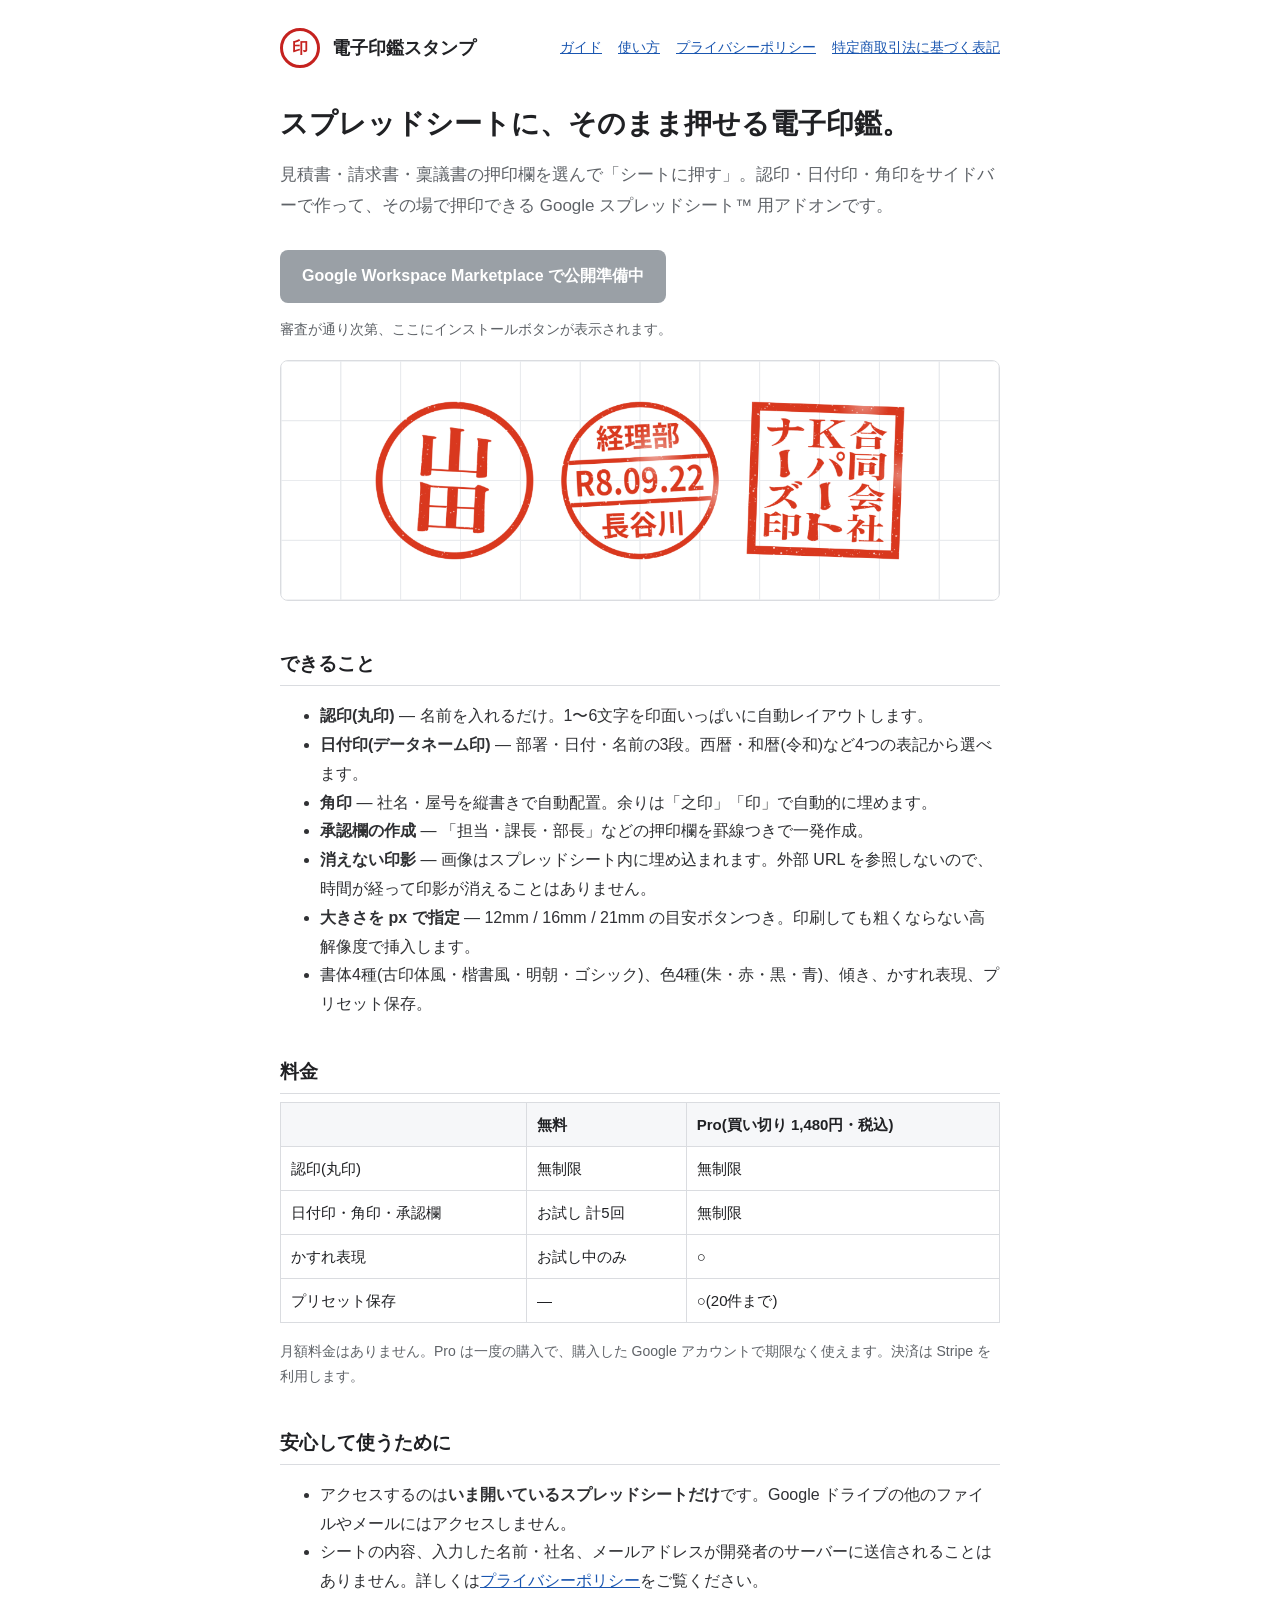
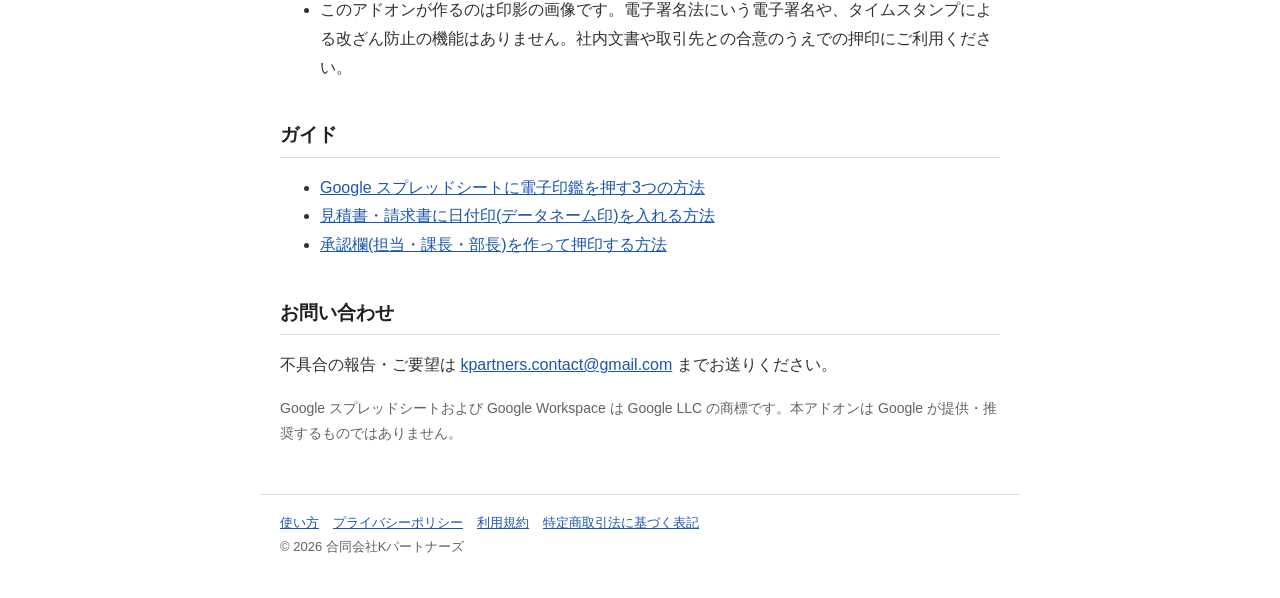
<file: index.html>
<!DOCTYPE html>
<html lang="ja">
<head>
<meta charset="utf-8">
<meta name="viewport" content="width=device-width, initial-scale=1">
<title>電子印鑑スタンプ — Google スプレッドシート用 電子印鑑・日付印アドオン</title>
<meta name="description" content="Google スプレッドシートに認印・日付印・角印を押せるアドオン。印影はシートに埋め込まれるので消えません。大きさも自由に指定できます。">
<link rel="stylesheet" href="style.css">
</head>
<body>
<header>
  <div class="mark">印</div>
  <a class="brand" href="./">電子印鑑スタンプ</a>
  <nav><a href="guide/">ガイド</a><a href="help.html">使い方</a><a href="privacy.html">プライバシーポリシー</a><a href="tokushoho.html">特定商取引法に基づく表記</a></nav>
</header>

<main>
  <h1>スプレッドシートに、そのまま押せる電子印鑑。</h1>
  <p class="lead">見積書・請求書・稟議書の押印欄を選んで「シートに押す」。認印・日付印・角印をサイドバーで作って、その場で押印できる Google スプレッドシート™ 用アドオンです。</p>
  <p><span class="cta" id="install" aria-disabled="true" style="background:#9aa0a6;cursor:default">Google Workspace Marketplace で公開準備中</span><br><span class="note">審査が通り次第、ここにインストールボタンが表示されます。</span></p>

  <p><img src="img/hero.png" alt="認印・日付印・角印の印影サンプル" style="width:100%;height:auto;border:1px solid #dadce0;border-radius:8px"></p>

  <h2>できること</h2>
  <ul>
    <li><strong>認印(丸印)</strong> — 名前を入れるだけ。1〜6文字を印面いっぱいに自動レイアウトします。</li>
    <li><strong>日付印(データネーム印)</strong> — 部署・日付・名前の3段。西暦・和暦(令和)など4つの表記から選べます。</li>
    <li><strong>角印</strong> — 社名・屋号を縦書きで自動配置。余りは「之印」「印」で自動的に埋めます。</li>
    <li><strong>承認欄の作成</strong> — 「担当・課長・部長」などの押印欄を罫線つきで一発作成。</li>
    <li><strong>消えない印影</strong> — 画像はスプレッドシート内に埋め込まれます。外部 URL を参照しないので、時間が経って印影が消えることはありません。</li>
    <li><strong>大きさを px で指定</strong> — 12mm / 16mm / 21mm の目安ボタンつき。印刷しても粗くならない高解像度で挿入します。</li>
    <li>書体4種(古印体風・楷書風・明朝・ゴシック)、色4種(朱・赤・黒・青)、傾き、かすれ表現、プリセット保存。</li>
  </ul>

  <h2>料金</h2>
  <table class="plans">
    <tr><th></th><th>無料</th><th>Pro(買い切り 1,480円・税込)</th></tr>
    <tr><td>認印(丸印)</td><td>無制限</td><td>無制限</td></tr>
    <tr><td>日付印・角印・承認欄</td><td>お試し 計5回</td><td>無制限</td></tr>
    <tr><td>かすれ表現</td><td>お試し中のみ</td><td>○</td></tr>
    <tr><td>プリセット保存</td><td>—</td><td>○(20件まで)</td></tr>
  </table>
  <p class="note">月額料金はありません。Pro は一度の購入で、購入した Google アカウントで期限なく使えます。決済は Stripe を利用します。</p>

  <h2>安心して使うために</h2>
  <ul>
    <li>アクセスするのは<strong>いま開いているスプレッドシートだけ</strong>です。Google ドライブの他のファイルやメールにはアクセスしません。</li>
    <li>シートの内容、入力した名前・社名、メールアドレスが開発者のサーバーに送信されることはありません。詳しくは<a href="privacy.html">プライバシーポリシー</a>をご覧ください。</li>
    <li>このアドオンが作るのは印影の画像です。電子署名法にいう電子署名や、タイムスタンプによる改ざん防止の機能はありません。社内文書や取引先との合意のうえでの押印にご利用ください。</li>
  </ul>

  <h2>ガイド</h2>
  <ul>
    <li><a href="guide/denshi-inkan.html">Google スプレッドシートに電子印鑑を押す3つの方法</a></li>
    <li><a href="guide/hizukein.html">見積書・請求書に日付印(データネーム印)を入れる方法</a></li>
    <li><a href="guide/shoninran.html">承認欄(担当・課長・部長)を作って押印する方法</a></li>
  </ul>

  <h2>お問い合わせ</h2>
  <p>不具合の報告・ご要望は <a href="mailto:kpartners.contact@gmail.com">kpartners.contact@gmail.com</a> までお送りください。</p>
  <p class="note">Google スプレッドシートおよび Google Workspace は Google LLC の商標です。本アドオンは Google が提供・推奨するものではありません。</p>
</main>

<footer>
  <a href="help.html">使い方</a><a href="privacy.html">プライバシーポリシー</a><a href="terms.html">利用規約</a><a href="tokushoho.html">特定商取引法に基づく表記</a>
  <div>© 2026 合同会社Kパートナーズ</div>
</footer>
</body>
</html>
</file>
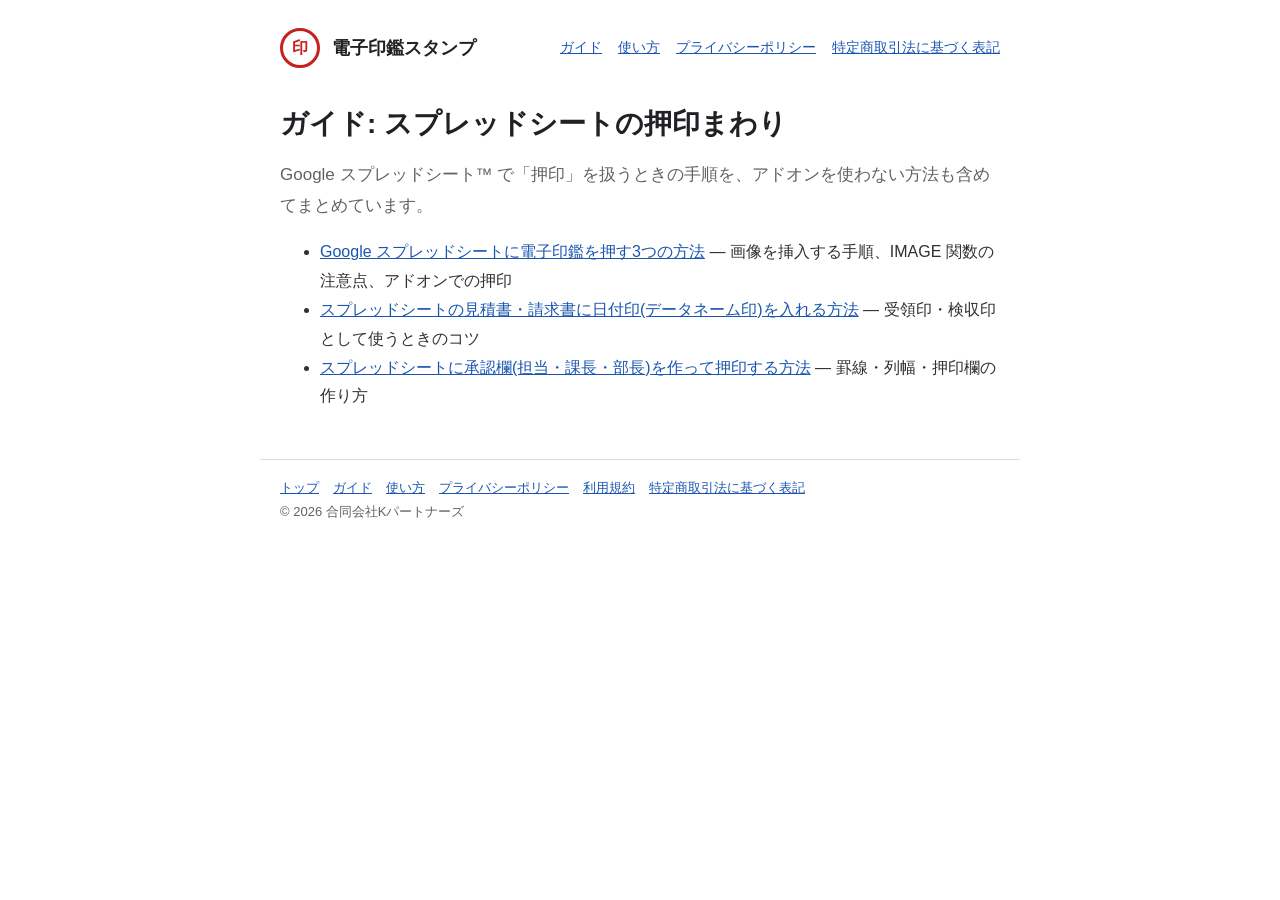
<file: guide/index.html>
<!DOCTYPE html>
<html lang="ja">
<head>
<meta charset="utf-8">
<meta name="viewport" content="width=device-width, initial-scale=1">
<title>ガイド — スプレッドシートの電子印鑑・押印のやり方</title>
<meta name="description" content="Google スプレッドシートに電子印鑑・日付印・承認欄を入れる方法をまとめたガイド。手作業の方法とアドオンを使う方法を比較します。">
<link rel="canonical" href="https://koda1120.github.io/hanko-site/guide/index.html">
<link rel="stylesheet" href="../style.css">
</head>
<body>
<header>
  <div class="mark">印</div>
  <a class="brand" href="../">電子印鑑スタンプ</a>
  <nav><a href="../guide/">ガイド</a><a href="../help.html">使い方</a><a href="../privacy.html">プライバシーポリシー</a><a href="../tokushoho.html">特定商取引法に基づく表記</a></nav>
</header>

<main>
  <h1>ガイド: スプレッドシートの押印まわり</h1>
  <p class="lead">Google スプレッドシート™ で「押印」を扱うときの手順を、アドオンを使わない方法も含めてまとめています。</p>
  <ul>
    <li><a href="denshi-inkan.html">Google スプレッドシートに電子印鑑を押す3つの方法</a> — 画像を挿入する手順、IMAGE 関数の注意点、アドオンでの押印</li>
    <li><a href="hizukein.html">スプレッドシートの見積書・請求書に日付印(データネーム印)を入れる方法</a> — 受領印・検収印として使うときのコツ</li>
    <li><a href="shoninran.html">スプレッドシートに承認欄(担当・課長・部長)を作って押印する方法</a> — 罫線・列幅・押印欄の作り方</li>
  </ul>
</main>

<footer>
  <a href="../">トップ</a><a href="../guide/">ガイド</a><a href="../help.html">使い方</a><a href="../privacy.html">プライバシーポリシー</a><a href="../terms.html">利用規約</a><a href="../tokushoho.html">特定商取引法に基づく表記</a>
  <div>© 2026 合同会社Kパートナーズ</div>
</footer>
</body>
</html>
</file>
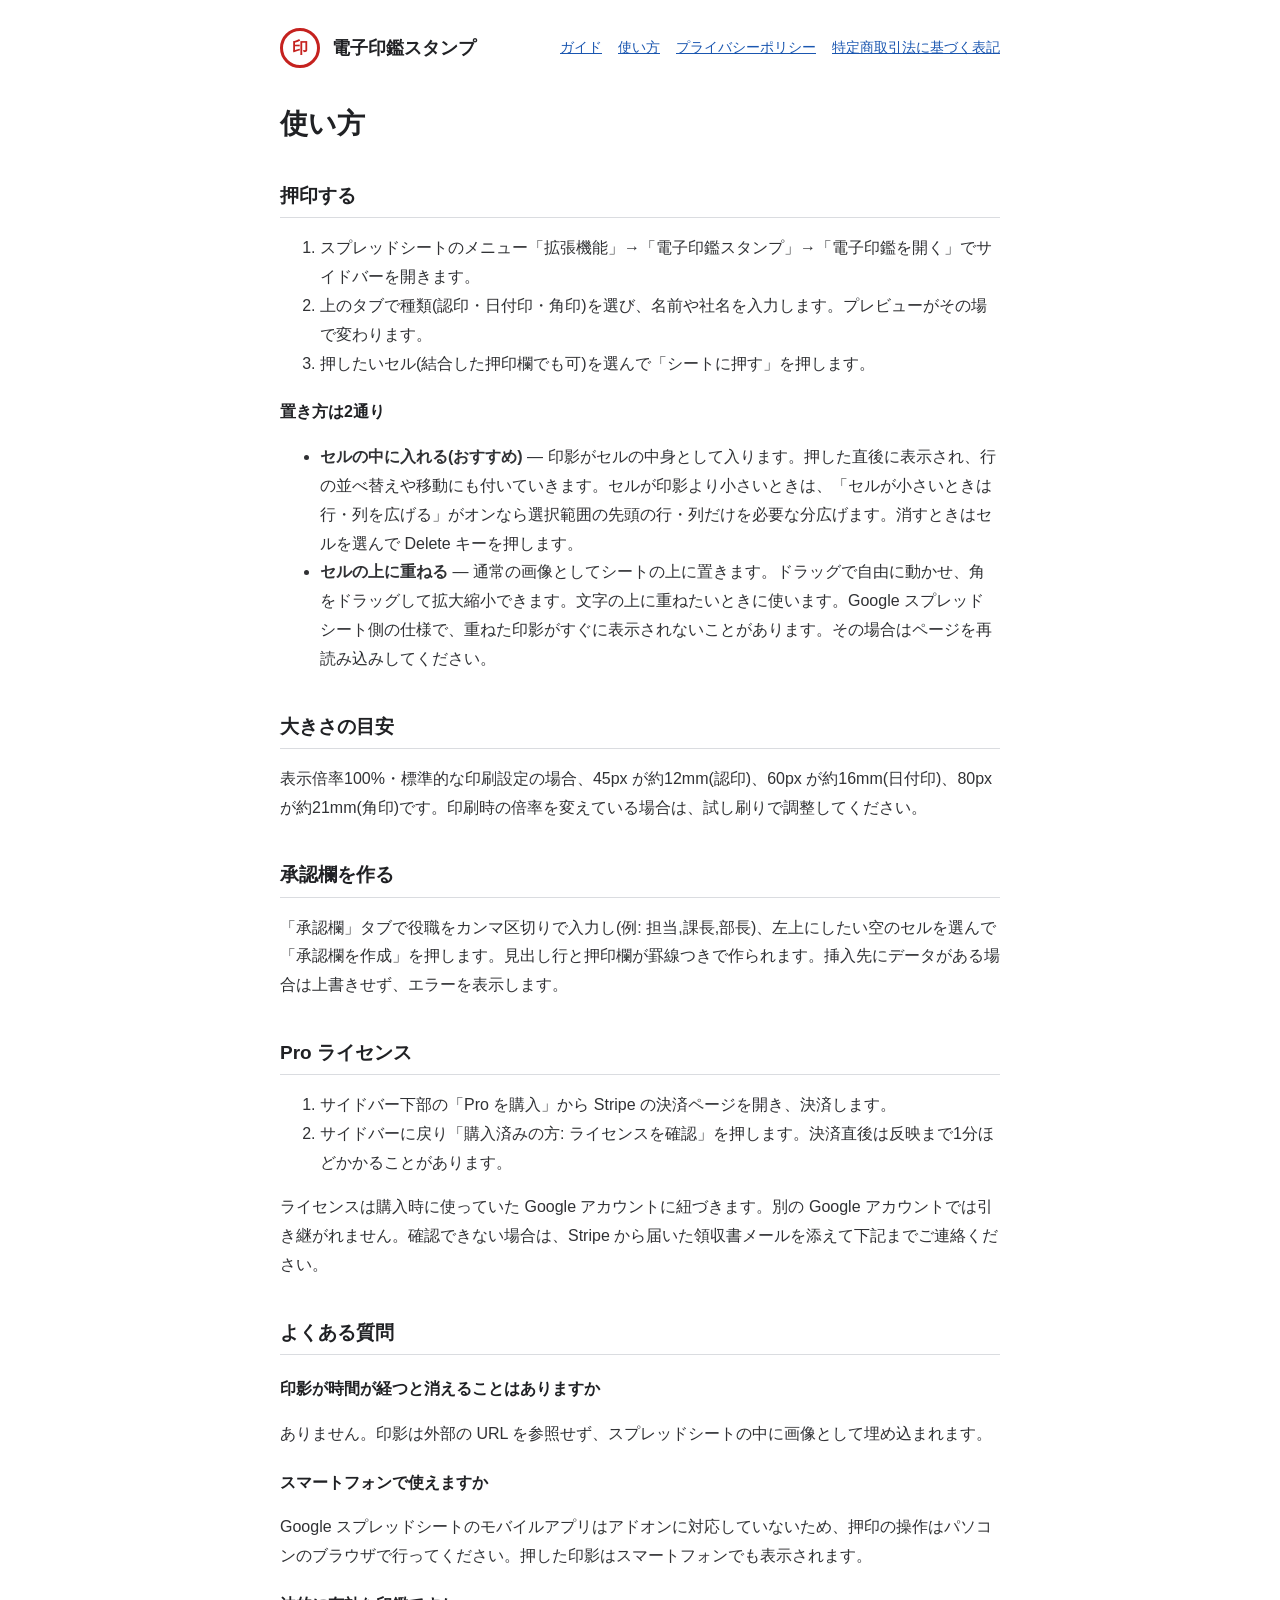
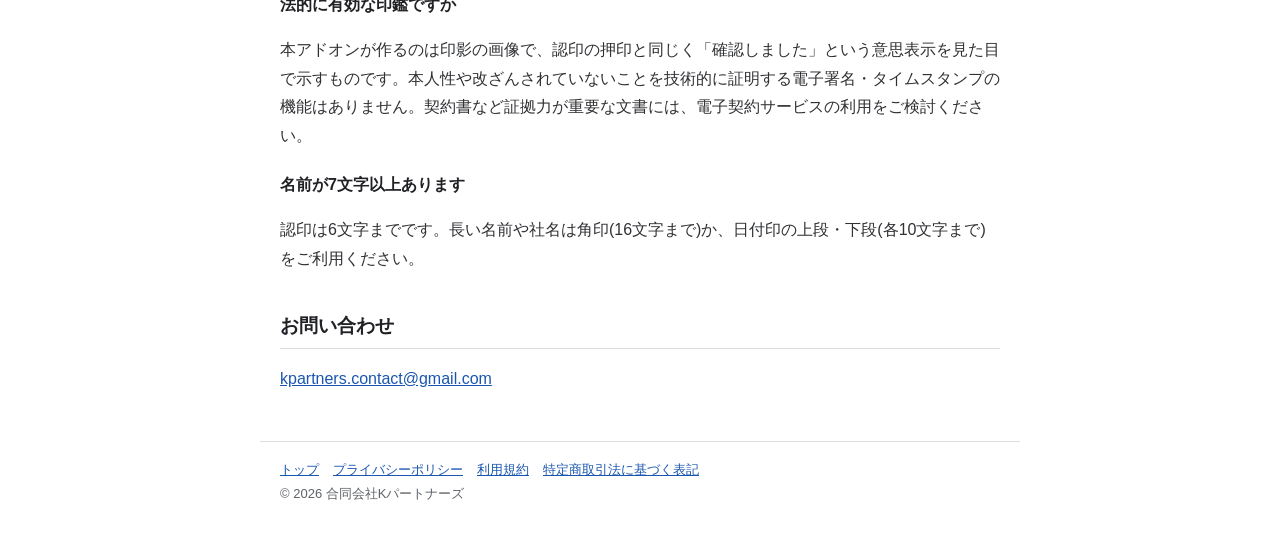
<file: help.html>
<!DOCTYPE html>
<html lang="ja">
<head>
<meta charset="utf-8">
<meta name="viewport" content="width=device-width, initial-scale=1">
<title>使い方 — 電子印鑑スタンプ</title>
<link rel="stylesheet" href="style.css">
</head>
<body>
<header>
  <div class="mark">印</div>
  <a class="brand" href="./">電子印鑑スタンプ</a>
  <nav><a href="guide/">ガイド</a><a href="help.html">使い方</a><a href="privacy.html">プライバシーポリシー</a><a href="tokushoho.html">特定商取引法に基づく表記</a></nav>
</header>

<main>
  <h1>使い方</h1>

  <h2>押印する</h2>
  <ol>
    <li>スプレッドシートのメニュー「拡張機能」→「電子印鑑スタンプ」→「電子印鑑を開く」でサイドバーを開きます。</li>
    <li>上のタブで種類(認印・日付印・角印)を選び、名前や社名を入力します。プレビューがその場で変わります。</li>
    <li>押したいセル(結合した押印欄でも可)を選んで「シートに押す」を押します。</li>
  </ol>
  <h3>置き方は2通り</h3>
  <ul>
    <li><strong>セルの中に入れる(おすすめ)</strong> — 印影がセルの中身として入ります。押した直後に表示され、行の並べ替えや移動にも付いていきます。セルが印影より小さいときは、「セルが小さいときは行・列を広げる」がオンなら選択範囲の先頭の行・列だけを必要な分広げます。消すときはセルを選んで Delete キーを押します。</li>
    <li><strong>セルの上に重ねる</strong> — 通常の画像としてシートの上に置きます。ドラッグで自由に動かせ、角をドラッグして拡大縮小できます。文字の上に重ねたいときに使います。Google スプレッドシート側の仕様で、重ねた印影がすぐに表示されないことがあります。その場合はページを再読み込みしてください。</li>
  </ul>

  <h2>大きさの目安</h2>
  <p>表示倍率100%・標準的な印刷設定の場合、45px が約12mm(認印)、60px が約16mm(日付印)、80px が約21mm(角印)です。印刷時の倍率を変えている場合は、試し刷りで調整してください。</p>

  <h2>承認欄を作る</h2>
  <p>「承認欄」タブで役職をカンマ区切りで入力し(例: 担当,課長,部長)、左上にしたい空のセルを選んで「承認欄を作成」を押します。見出し行と押印欄が罫線つきで作られます。挿入先にデータがある場合は上書きせず、エラーを表示します。</p>

  <h2>Pro ライセンス</h2>
  <ol>
    <li>サイドバー下部の「Pro を購入」から Stripe の決済ページを開き、決済します。</li>
    <li>サイドバーに戻り「購入済みの方: ライセンスを確認」を押します。決済直後は反映まで1分ほどかかることがあります。</li>
  </ol>
  <p>ライセンスは購入時に使っていた Google アカウントに紐づきます。別の Google アカウントでは引き継がれません。確認できない場合は、Stripe から届いた領収書メールを添えて下記までご連絡ください。</p>

  <h2>よくある質問</h2>
  <h3>印影が時間が経つと消えることはありますか</h3>
  <p>ありません。印影は外部の URL を参照せず、スプレッドシートの中に画像として埋め込まれます。</p>
  <h3>スマートフォンで使えますか</h3>
  <p>Google スプレッドシートのモバイルアプリはアドオンに対応していないため、押印の操作はパソコンのブラウザで行ってください。押した印影はスマートフォンでも表示されます。</p>
  <h3>法的に有効な印鑑ですか</h3>
  <p>本アドオンが作るのは印影の画像で、認印の押印と同じく「確認しました」という意思表示を見た目で示すものです。本人性や改ざんされていないことを技術的に証明する電子署名・タイムスタンプの機能はありません。契約書など証拠力が重要な文書には、電子契約サービスの利用をご検討ください。</p>
  <h3>名前が7文字以上あります</h3>
  <p>認印は6文字までです。長い名前や社名は角印(16文字まで)か、日付印の上段・下段(各10文字まで)をご利用ください。</p>

  <h2>お問い合わせ</h2>
  <p><a href="mailto:kpartners.contact@gmail.com">kpartners.contact@gmail.com</a></p>
</main>

<footer>
  <a href="./">トップ</a><a href="privacy.html">プライバシーポリシー</a><a href="terms.html">利用規約</a><a href="tokushoho.html">特定商取引法に基づく表記</a>
  <div>© 2026 合同会社Kパートナーズ</div>
</footer>
</body>
</html>
</file>
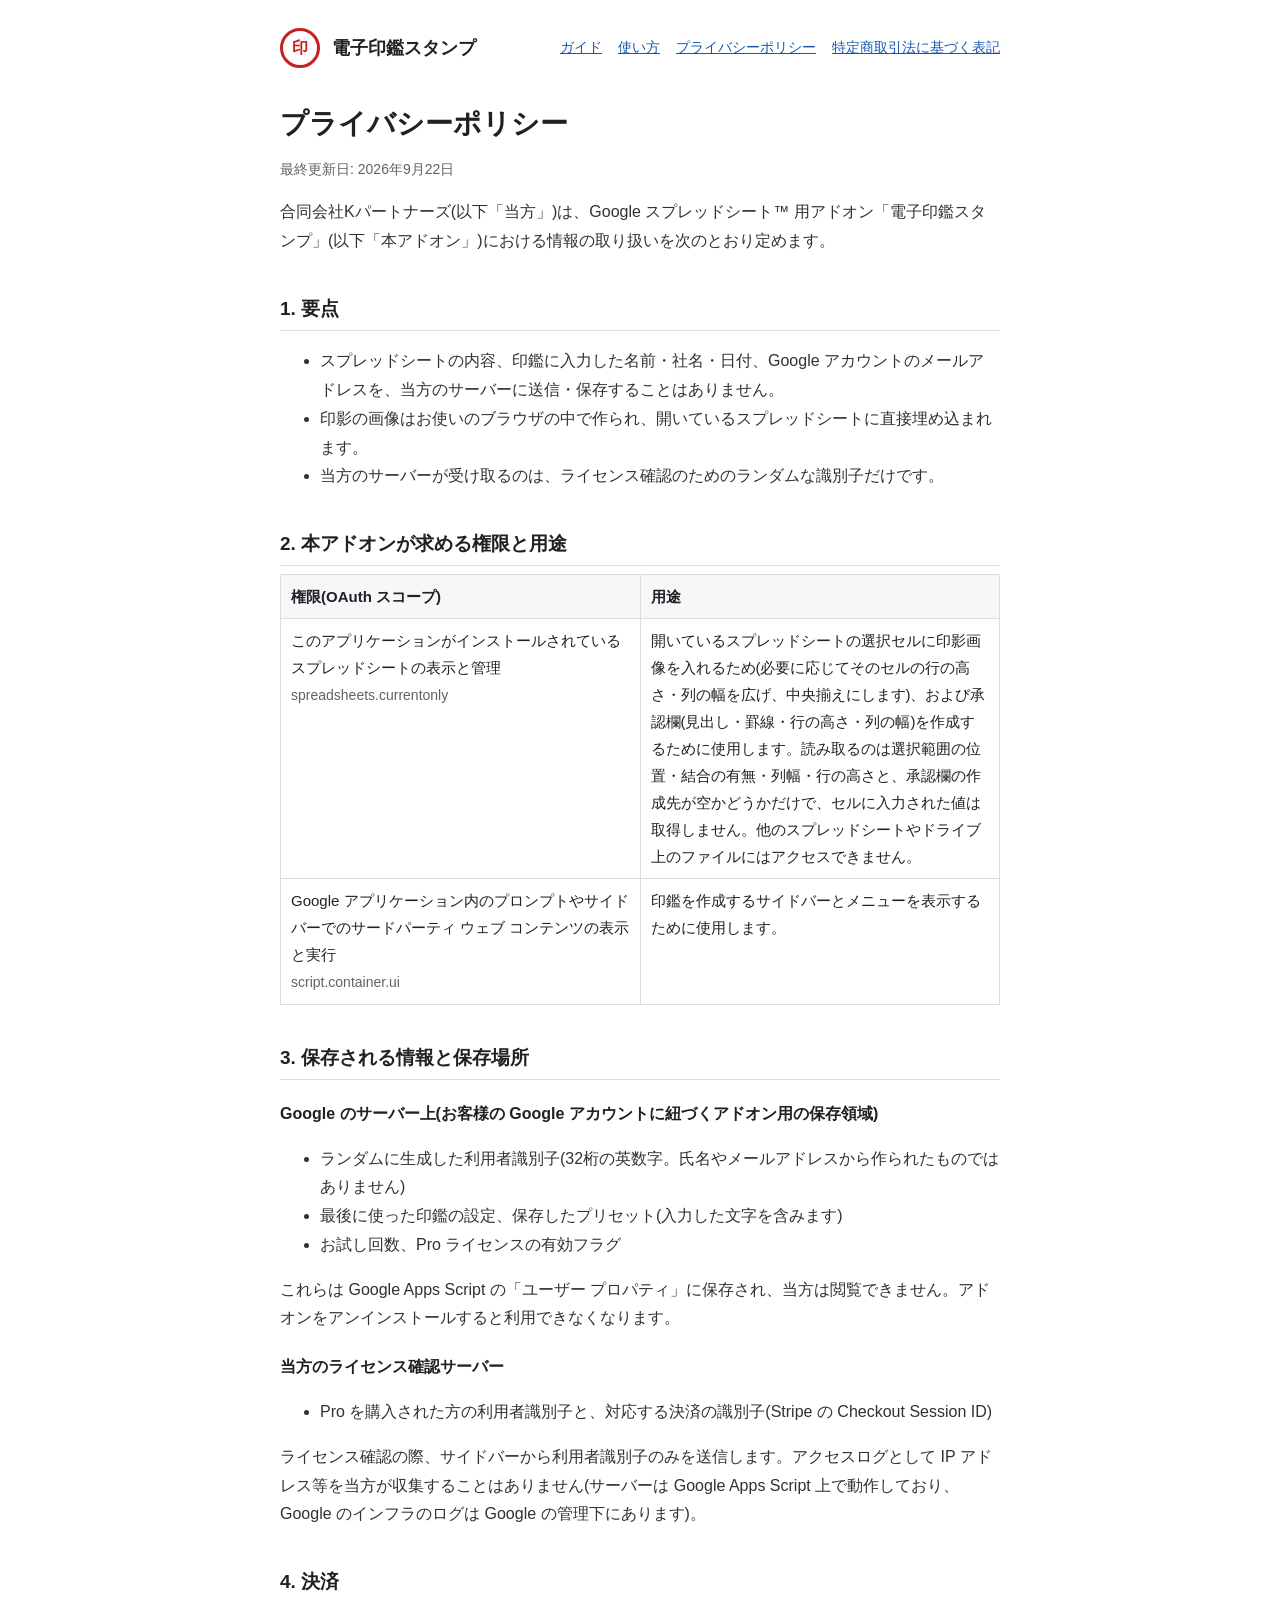
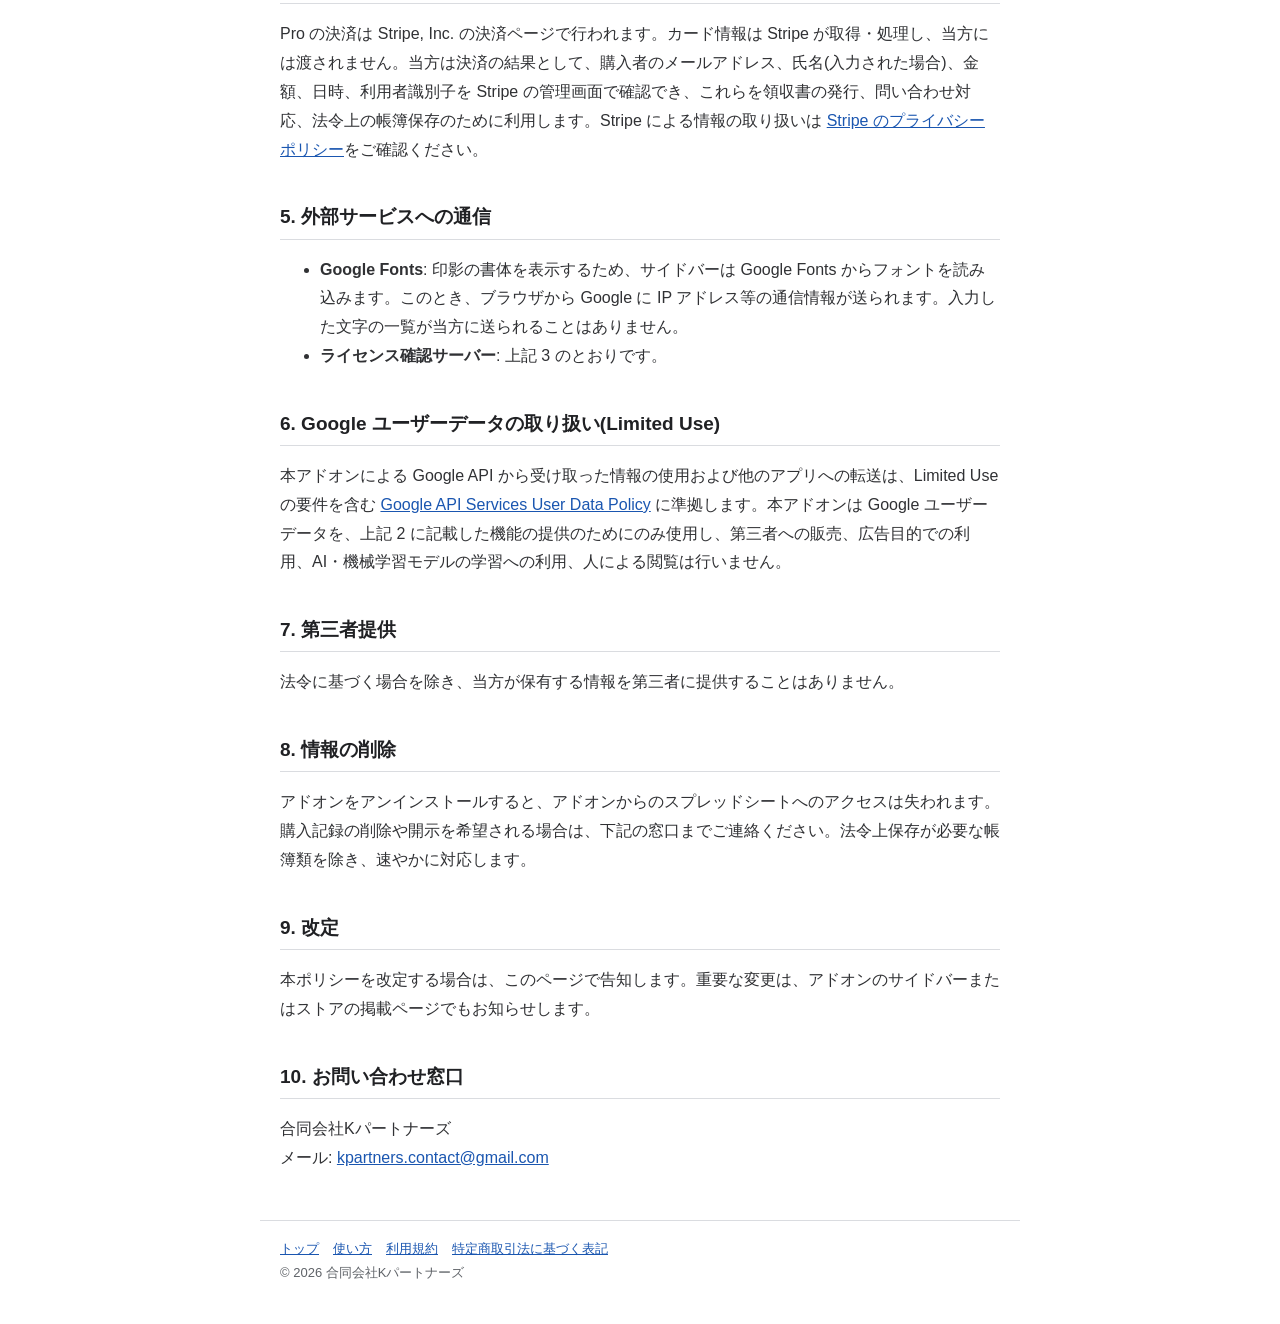
<file: privacy.html>
<!DOCTYPE html>
<html lang="ja">
<head>
<meta charset="utf-8">
<meta name="viewport" content="width=device-width, initial-scale=1">
<title>プライバシーポリシー — 電子印鑑スタンプ</title>
<link rel="stylesheet" href="style.css">
</head>
<body>
<header>
  <div class="mark">印</div>
  <a class="brand" href="./">電子印鑑スタンプ</a>
  <nav><a href="guide/">ガイド</a><a href="help.html">使い方</a><a href="privacy.html">プライバシーポリシー</a><a href="tokushoho.html">特定商取引法に基づく表記</a></nav>
</header>

<main>
  <h1>プライバシーポリシー</h1>
  <p class="note">最終更新日: 2026年9月22日</p>
  <p>合同会社Kパートナーズ(以下「当方」)は、Google スプレッドシート™ 用アドオン「電子印鑑スタンプ」(以下「本アドオン」)における情報の取り扱いを次のとおり定めます。</p>

  <h2>1. 要点</h2>
  <ul>
    <li>スプレッドシートの内容、印鑑に入力した名前・社名・日付、Google アカウントのメールアドレスを、当方のサーバーに送信・保存することはありません。</li>
    <li>印影の画像はお使いのブラウザの中で作られ、開いているスプレッドシートに直接埋め込まれます。</li>
    <li>当方のサーバーが受け取るのは、ライセンス確認のためのランダムな識別子だけです。</li>
  </ul>

  <h2>2. 本アドオンが求める権限と用途</h2>
  <table>
    <tr><th>権限(OAuth スコープ)</th><th>用途</th></tr>
    <tr><td>このアプリケーションがインストールされているスプレッドシートの表示と管理<br><span class="note">spreadsheets.currentonly</span></td><td>開いているスプレッドシートの選択セルに印影画像を入れるため(必要に応じてそのセルの行の高さ・列の幅を広げ、中央揃えにします)、および承認欄(見出し・罫線・行の高さ・列の幅)を作成するために使用します。読み取るのは選択範囲の位置・結合の有無・列幅・行の高さと、承認欄の作成先が空かどうかだけで、セルに入力された値は取得しません。他のスプレッドシートやドライブ上のファイルにはアクセスできません。</td></tr>
    <tr><td>Google アプリケーション内のプロンプトやサイドバーでのサードパーティ ウェブ コンテンツの表示と実行<br><span class="note">script.container.ui</span></td><td>印鑑を作成するサイドバーとメニューを表示するために使用します。</td></tr>
  </table>

  <h2>3. 保存される情報と保存場所</h2>
  <h3>Google のサーバー上(お客様の Google アカウントに紐づくアドオン用の保存領域)</h3>
  <ul>
    <li>ランダムに生成した利用者識別子(32桁の英数字。氏名やメールアドレスから作られたものではありません)</li>
    <li>最後に使った印鑑の設定、保存したプリセット(入力した文字を含みます)</li>
    <li>お試し回数、Pro ライセンスの有効フラグ</li>
  </ul>
  <p>これらは Google Apps Script の「ユーザー プロパティ」に保存され、当方は閲覧できません。アドオンをアンインストールすると利用できなくなります。</p>
  <h3>当方のライセンス確認サーバー</h3>
  <ul>
    <li>Pro を購入された方の利用者識別子と、対応する決済の識別子(Stripe の Checkout Session ID)</li>
  </ul>
  <p>ライセンス確認の際、サイドバーから利用者識別子のみを送信します。アクセスログとして IP アドレス等を当方が収集することはありません(サーバーは Google Apps Script 上で動作しており、Google のインフラのログは Google の管理下にあります)。</p>

  <h2>4. 決済</h2>
  <p>Pro の決済は Stripe, Inc. の決済ページで行われます。カード情報は Stripe が取得・処理し、当方には渡されません。当方は決済の結果として、購入者のメールアドレス、氏名(入力された場合)、金額、日時、利用者識別子を Stripe の管理画面で確認でき、これらを領収書の発行、問い合わせ対応、法令上の帳簿保存のために利用します。Stripe による情報の取り扱いは <a href="https://stripe.com/jp/privacy">Stripe のプライバシーポリシー</a>をご確認ください。</p>

  <h2>5. 外部サービスへの通信</h2>
  <ul>
    <li><strong>Google Fonts</strong>: 印影の書体を表示するため、サイドバーは Google Fonts からフォントを読み込みます。このとき、ブラウザから Google に IP アドレス等の通信情報が送られます。入力した文字の一覧が当方に送られることはありません。</li>
    <li><strong>ライセンス確認サーバー</strong>: 上記 3 のとおりです。</li>
  </ul>

  <h2>6. Google ユーザーデータの取り扱い(Limited Use)</h2>
  <p>本アドオンによる Google API から受け取った情報の使用および他のアプリへの転送は、Limited Use の要件を含む <a href="https://developers.google.com/terms/api-services-user-data-policy">Google API Services User Data Policy</a> に準拠します。本アドオンは Google ユーザーデータを、上記 2 に記載した機能の提供のためにのみ使用し、第三者への販売、広告目的での利用、AI・機械学習モデルの学習への利用、人による閲覧は行いません。</p>

  <h2>7. 第三者提供</h2>
  <p>法令に基づく場合を除き、当方が保有する情報を第三者に提供することはありません。</p>

  <h2>8. 情報の削除</h2>
  <p>アドオンをアンインストールすると、アドオンからのスプレッドシートへのアクセスは失われます。購入記録の削除や開示を希望される場合は、下記の窓口までご連絡ください。法令上保存が必要な帳簿類を除き、速やかに対応します。</p>

  <h2>9. 改定</h2>
  <p>本ポリシーを改定する場合は、このページで告知します。重要な変更は、アドオンのサイドバーまたはストアの掲載ページでもお知らせします。</p>

  <h2>10. お問い合わせ窓口</h2>
  <p>合同会社Kパートナーズ<br>メール: <a href="mailto:kpartners.contact@gmail.com">kpartners.contact@gmail.com</a></p>
</main>

<footer>
  <a href="./">トップ</a><a href="help.html">使い方</a><a href="terms.html">利用規約</a><a href="tokushoho.html">特定商取引法に基づく表記</a>
  <div>© 2026 合同会社Kパートナーズ</div>
</footer>
</body>
</html>
</file>
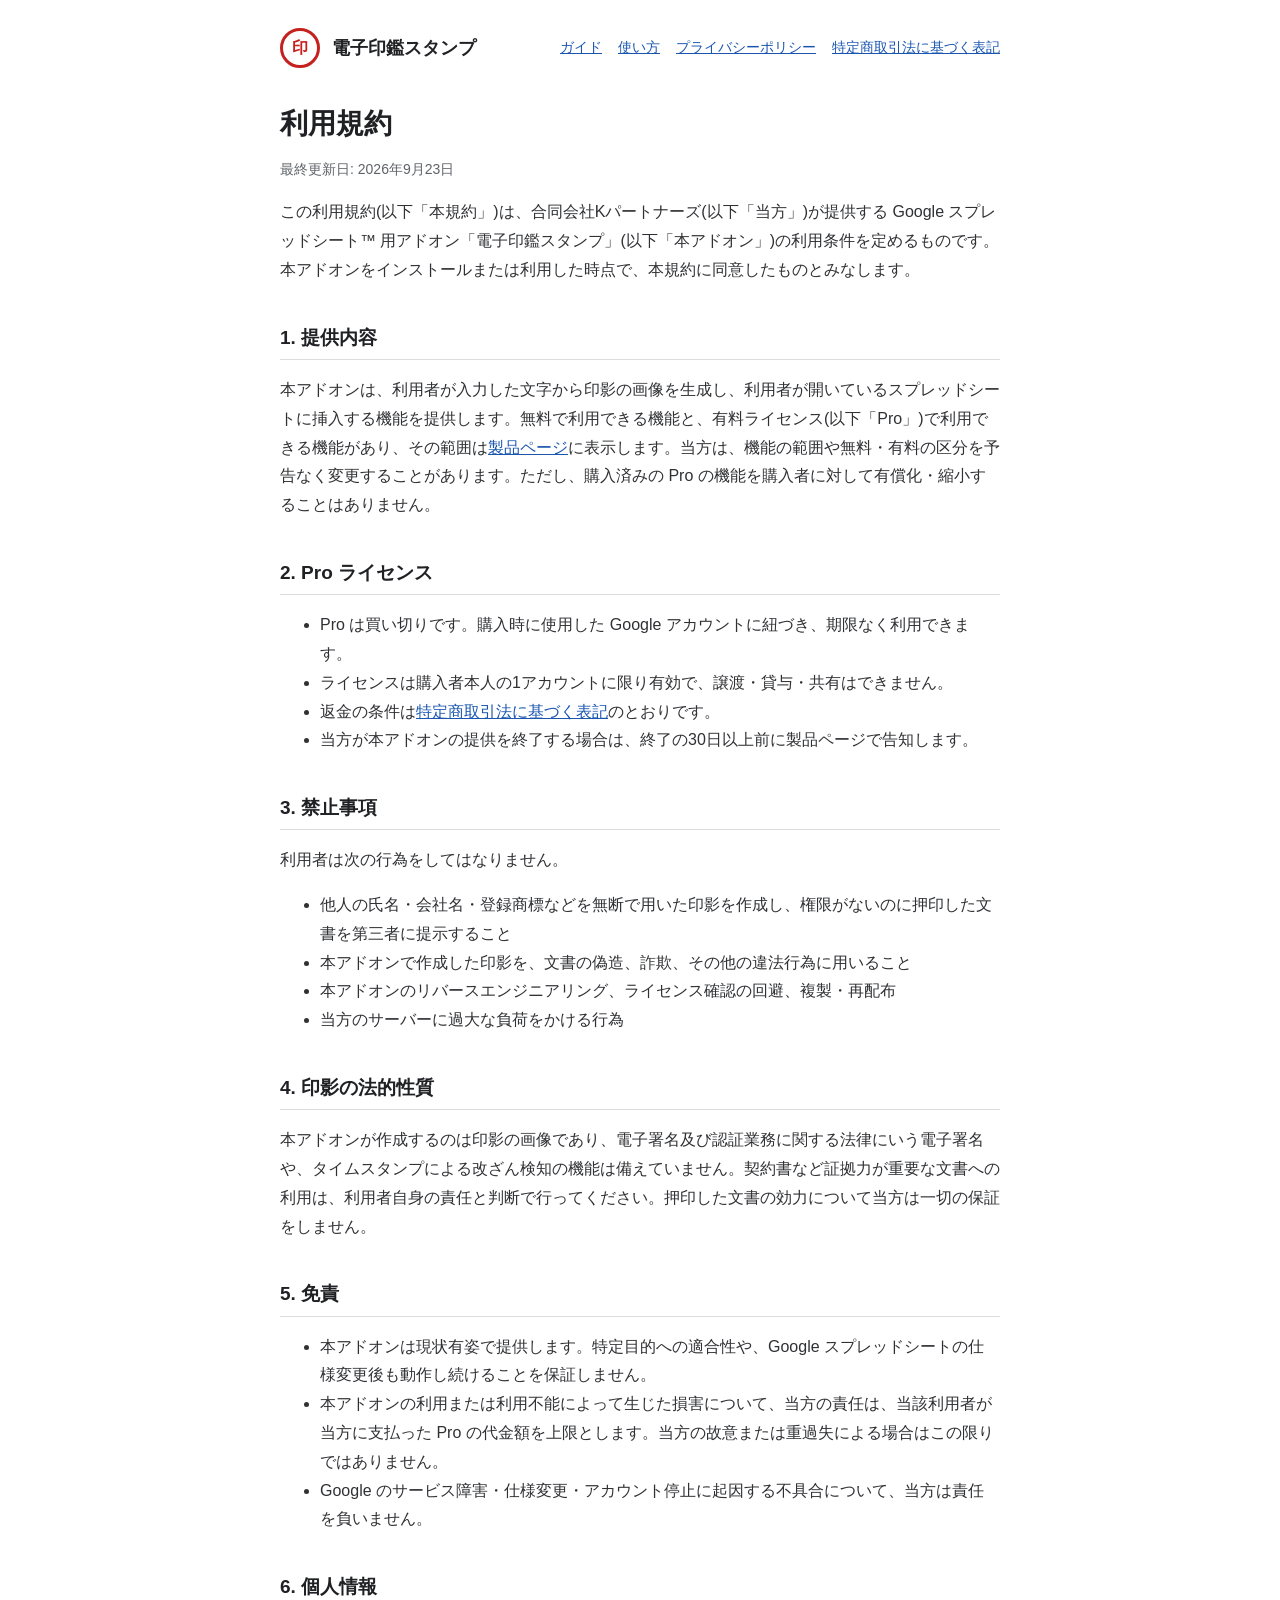
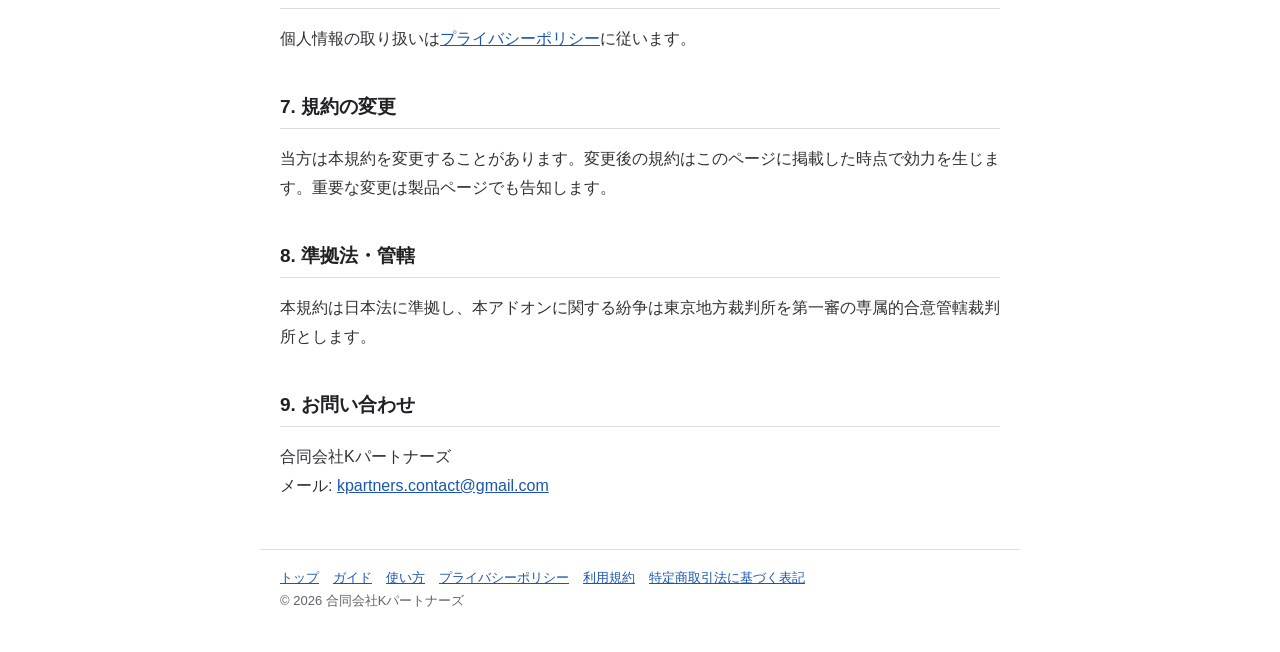
<file: terms.html>
<!DOCTYPE html>
<html lang="ja">
<head>
<meta charset="utf-8">
<meta name="viewport" content="width=device-width, initial-scale=1">
<title>利用規約 — 電子印鑑スタンプ</title>
<meta name="description" content="電子印鑑スタンプ(Google スプレッドシート用アドオン)の利用規約。">
<link rel="canonical" href="https://koda1120.github.io/hanko-site/terms.html">
<link rel="stylesheet" href="style.css">
</head>
<body>
<header>
  <div class="mark">印</div>
  <a class="brand" href="./">電子印鑑スタンプ</a>
  <nav><a href="./guide/">ガイド</a><a href="./help.html">使い方</a><a href="./privacy.html">プライバシーポリシー</a><a href="./tokushoho.html">特定商取引法に基づく表記</a></nav>
</header>

<main>
  <h1>利用規約</h1>
  <p class="note">最終更新日: 2026年9月23日</p>
  <p>この利用規約(以下「本規約」)は、合同会社Kパートナーズ(以下「当方」)が提供する Google スプレッドシート™ 用アドオン「電子印鑑スタンプ」(以下「本アドオン」)の利用条件を定めるものです。本アドオンをインストールまたは利用した時点で、本規約に同意したものとみなします。</p>

  <h2>1. 提供内容</h2>
  <p>本アドオンは、利用者が入力した文字から印影の画像を生成し、利用者が開いているスプレッドシートに挿入する機能を提供します。無料で利用できる機能と、有料ライセンス(以下「Pro」)で利用できる機能があり、その範囲は<a href="./">製品ページ</a>に表示します。当方は、機能の範囲や無料・有料の区分を予告なく変更することがあります。ただし、購入済みの Pro の機能を購入者に対して有償化・縮小することはありません。</p>

  <h2>2. Pro ライセンス</h2>
  <ul>
    <li>Pro は買い切りです。購入時に使用した Google アカウントに紐づき、期限なく利用できます。</li>
    <li>ライセンスは購入者本人の1アカウントに限り有効で、譲渡・貸与・共有はできません。</li>
    <li>返金の条件は<a href="tokushoho.html">特定商取引法に基づく表記</a>のとおりです。</li>
    <li>当方が本アドオンの提供を終了する場合は、終了の30日以上前に製品ページで告知します。</li>
  </ul>

  <h2>3. 禁止事項</h2>
  <p>利用者は次の行為をしてはなりません。</p>
  <ul>
    <li>他人の氏名・会社名・登録商標などを無断で用いた印影を作成し、権限がないのに押印した文書を第三者に提示すること</li>
    <li>本アドオンで作成した印影を、文書の偽造、詐欺、その他の違法行為に用いること</li>
    <li>本アドオンのリバースエンジニアリング、ライセンス確認の回避、複製・再配布</li>
    <li>当方のサーバーに過大な負荷をかける行為</li>
  </ul>

  <h2>4. 印影の法的性質</h2>
  <p>本アドオンが作成するのは印影の画像であり、電子署名及び認証業務に関する法律にいう電子署名や、タイムスタンプによる改ざん検知の機能は備えていません。契約書など証拠力が重要な文書への利用は、利用者自身の責任と判断で行ってください。押印した文書の効力について当方は一切の保証をしません。</p>

  <h2>5. 免責</h2>
  <ul>
    <li>本アドオンは現状有姿で提供します。特定目的への適合性や、Google スプレッドシートの仕様変更後も動作し続けることを保証しません。</li>
    <li>本アドオンの利用または利用不能によって生じた損害について、当方の責任は、当該利用者が当方に支払った Pro の代金額を上限とします。当方の故意または重過失による場合はこの限りではありません。</li>
    <li>Google のサービス障害・仕様変更・アカウント停止に起因する不具合について、当方は責任を負いません。</li>
  </ul>

  <h2>6. 個人情報</h2>
  <p>個人情報の取り扱いは<a href="privacy.html">プライバシーポリシー</a>に従います。</p>

  <h2>7. 規約の変更</h2>
  <p>当方は本規約を変更することがあります。変更後の規約はこのページに掲載した時点で効力を生じます。重要な変更は製品ページでも告知します。</p>

  <h2>8. 準拠法・管轄</h2>
  <p>本規約は日本法に準拠し、本アドオンに関する紛争は東京地方裁判所を第一審の専属的合意管轄裁判所とします。</p>

  <h2>9. お問い合わせ</h2>
  <p>合同会社Kパートナーズ<br>メール: <a href="mailto:kpartners.contact@gmail.com">kpartners.contact@gmail.com</a></p>
</main>

<footer>
  <a href="./">トップ</a><a href="./guide/">ガイド</a><a href="./help.html">使い方</a><a href="./privacy.html">プライバシーポリシー</a><a href="./terms.html">利用規約</a><a href="./tokushoho.html">特定商取引法に基づく表記</a>
  <div>© 2026 合同会社Kパートナーズ</div>
</footer>
</body>
</html>
</file>
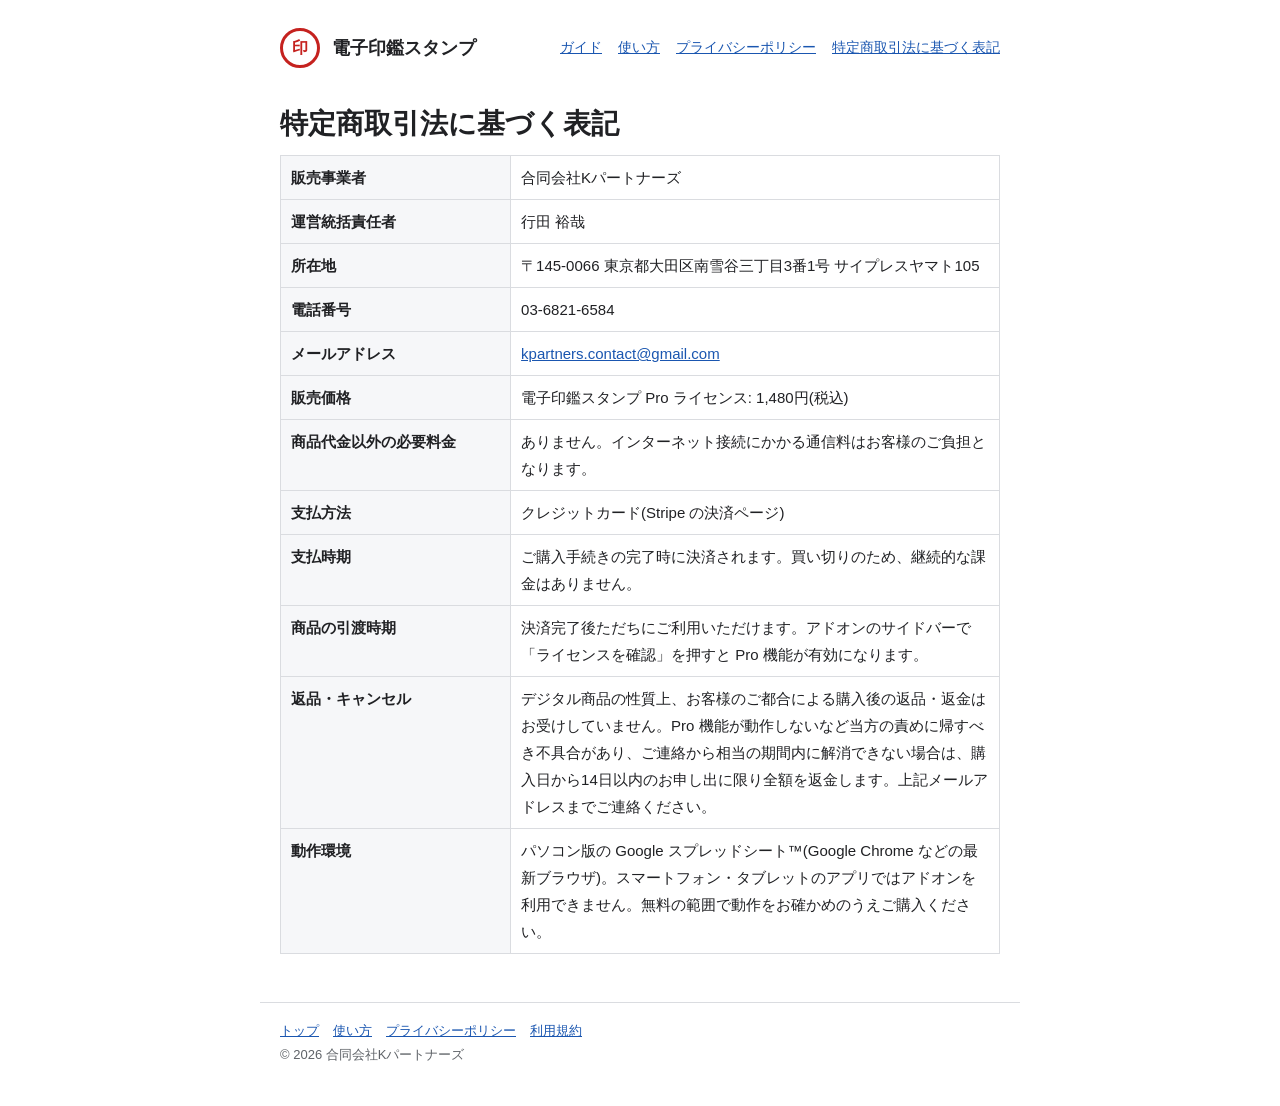
<file: tokushoho.html>
<!DOCTYPE html>
<html lang="ja">
<head>
<meta charset="utf-8">
<meta name="viewport" content="width=device-width, initial-scale=1">
<title>特定商取引法に基づく表記 — 電子印鑑スタンプ</title>
<link rel="stylesheet" href="style.css">
</head>
<body>
<header>
  <div class="mark">印</div>
  <a class="brand" href="./">電子印鑑スタンプ</a>
  <nav><a href="guide/">ガイド</a><a href="help.html">使い方</a><a href="privacy.html">プライバシーポリシー</a><a href="tokushoho.html">特定商取引法に基づく表記</a></nav>
</header>

<main>
  <h1>特定商取引法に基づく表記</h1>
  <table>
    <tr><th>販売事業者</th><td>合同会社Kパートナーズ</td></tr>
    <tr><th>運営統括責任者</th><td>行田 裕哉</td></tr>
    <tr><th>所在地</th><td>〒145-0066 東京都大田区南雪谷三丁目3番1号 サイプレスヤマト105</td></tr>
    <tr><th>電話番号</th><td>03-6821-6584</td></tr>
    <tr><th>メールアドレス</th><td><a href="mailto:kpartners.contact@gmail.com">kpartners.contact@gmail.com</a></td></tr>
    <tr><th>販売価格</th><td>電子印鑑スタンプ Pro ライセンス: 1,480円(税込)</td></tr>
    <tr><th>商品代金以外の必要料金</th><td>ありません。インターネット接続にかかる通信料はお客様のご負担となります。</td></tr>
    <tr><th>支払方法</th><td>クレジットカード(Stripe の決済ページ)</td></tr>
    <tr><th>支払時期</th><td>ご購入手続きの完了時に決済されます。買い切りのため、継続的な課金はありません。</td></tr>
    <tr><th>商品の引渡時期</th><td>決済完了後ただちにご利用いただけます。アドオンのサイドバーで「ライセンスを確認」を押すと Pro 機能が有効になります。</td></tr>
    <tr><th>返品・キャンセル</th><td>デジタル商品の性質上、お客様のご都合による購入後の返品・返金はお受けしていません。Pro 機能が動作しないなど当方の責めに帰すべき不具合があり、ご連絡から相当の期間内に解消できない場合は、購入日から14日以内のお申し出に限り全額を返金します。上記メールアドレスまでご連絡ください。</td></tr>
    <tr><th>動作環境</th><td>パソコン版の Google スプレッドシート™(Google Chrome などの最新ブラウザ)。スマートフォン・タブレットのアプリではアドオンを利用できません。無料の範囲で動作をお確かめのうえご購入ください。</td></tr>
  </table>
</main>

<footer>
  <a href="./">トップ</a><a href="help.html">使い方</a><a href="privacy.html">プライバシーポリシー</a><a href="terms.html">利用規約</a>
  <div>© 2026 合同会社Kパートナーズ</div>
</footer>
</body>
</html>
</file>
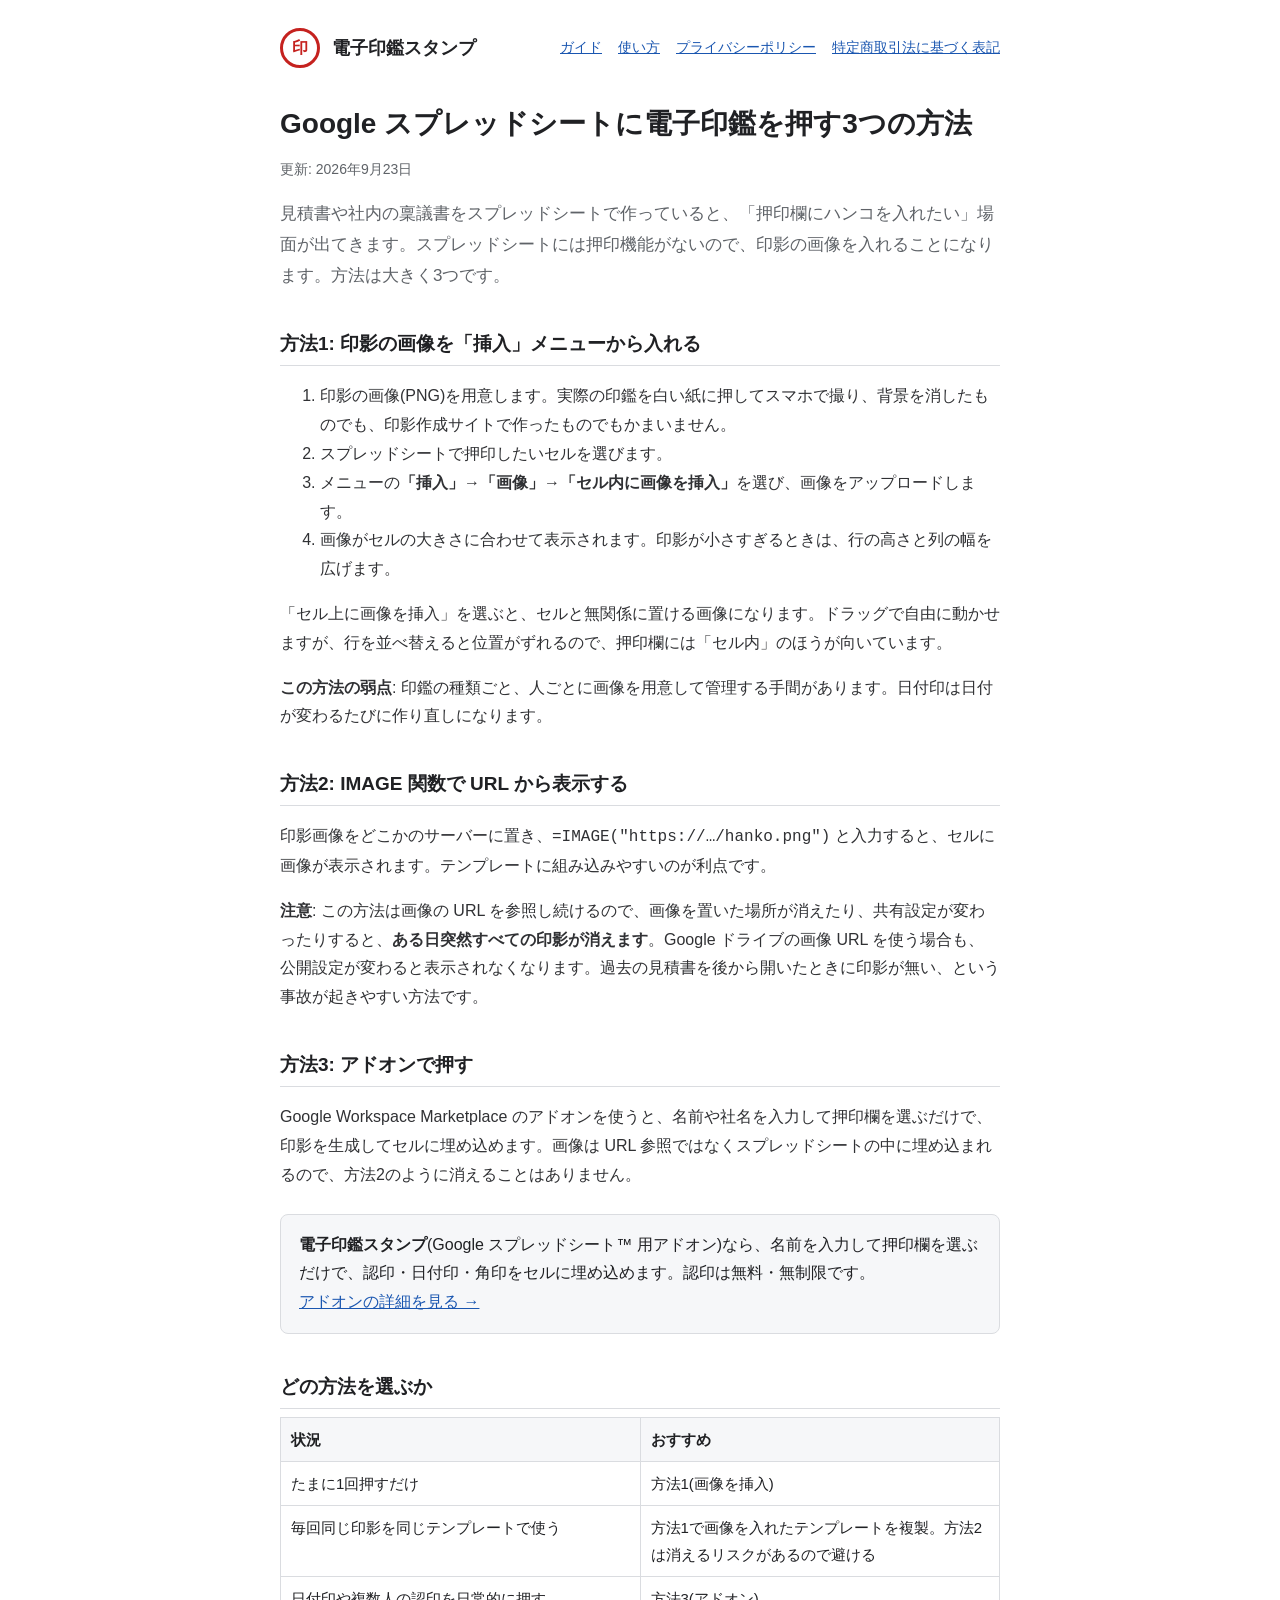
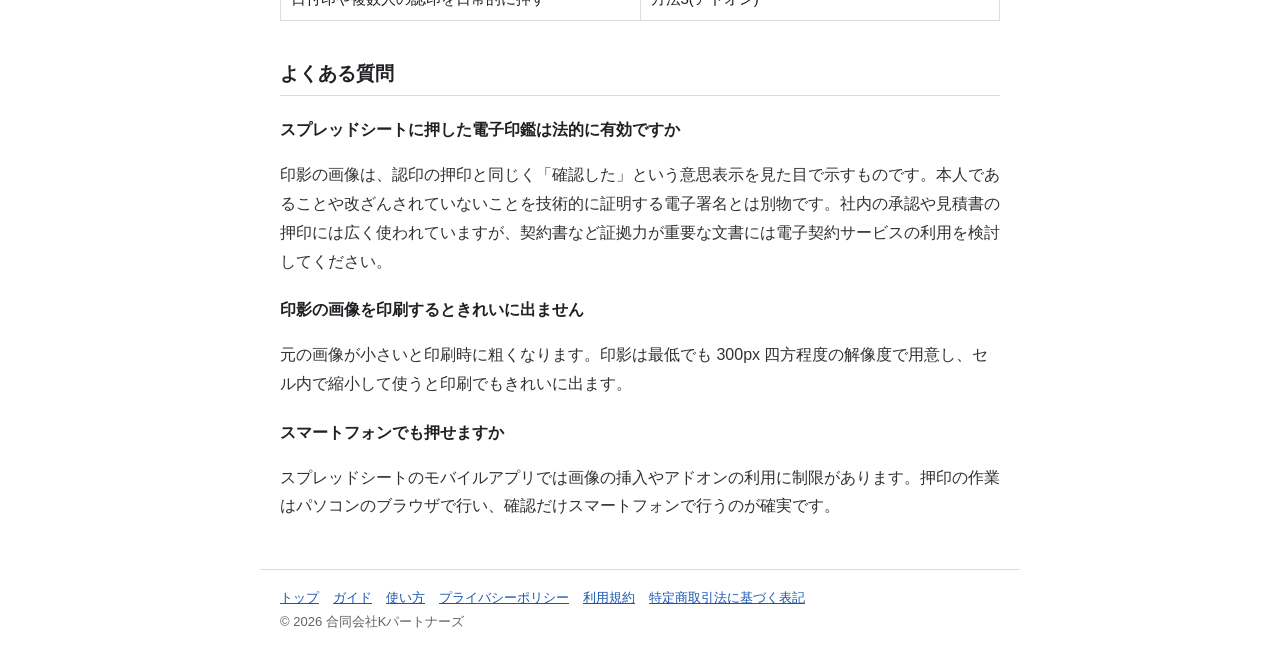
<file: guide/denshi-inkan.html>
<!DOCTYPE html>
<html lang="ja">
<head>
<meta charset="utf-8">
<meta name="viewport" content="width=device-width, initial-scale=1">
<title>Google スプレッドシートに電子印鑑を押す3つの方法【2026年版】</title>
<meta name="description" content="Google スプレッドシートに電子印鑑(認印・角印)を押す方法を3つ紹介。挿入メニューから画像を入れる手順、IMAGE 関数で印影が消える原因、アドオンで押す方法まで。">
<link rel="canonical" href="https://koda1120.github.io/hanko-site/guide/denshi-inkan.html">
<link rel="stylesheet" href="../style.css">
</head>
<body>
<header>
  <div class="mark">印</div>
  <a class="brand" href="../">電子印鑑スタンプ</a>
  <nav><a href="../guide/">ガイド</a><a href="../help.html">使い方</a><a href="../privacy.html">プライバシーポリシー</a><a href="../tokushoho.html">特定商取引法に基づく表記</a></nav>
</header>

<main>
  <h1>Google スプレッドシートに電子印鑑を押す3つの方法</h1>
  <p class="note">更新: 2026年9月23日</p>
  <p class="lead">見積書や社内の稟議書をスプレッドシートで作っていると、「押印欄にハンコを入れたい」場面が出てきます。スプレッドシートには押印機能がないので、印影の画像を入れることになります。方法は大きく3つです。</p>

  <h2>方法1: 印影の画像を「挿入」メニューから入れる</h2>
  <ol>
    <li>印影の画像(PNG)を用意します。実際の印鑑を白い紙に押してスマホで撮り、背景を消したものでも、印影作成サイトで作ったものでもかまいません。</li>
    <li>スプレッドシートで押印したいセルを選びます。</li>
    <li>メニューの<strong>「挿入」→「画像」→「セル内に画像を挿入」</strong>を選び、画像をアップロードします。</li>
    <li>画像がセルの大きさに合わせて表示されます。印影が小さすぎるときは、行の高さと列の幅を広げます。</li>
  </ol>
  <p>「セル上に画像を挿入」を選ぶと、セルと無関係に置ける画像になります。ドラッグで自由に動かせますが、行を並べ替えると位置がずれるので、押印欄には「セル内」のほうが向いています。</p>
  <p><strong>この方法の弱点</strong>: 印鑑の種類ごと、人ごとに画像を用意して管理する手間があります。日付印は日付が変わるたびに作り直しになります。</p>

  <h2>方法2: IMAGE 関数で URL から表示する</h2>
  <p>印影画像をどこかのサーバーに置き、<code>=IMAGE("https://…/hanko.png")</code> と入力すると、セルに画像が表示されます。テンプレートに組み込みやすいのが利点です。</p>
  <p><strong>注意</strong>: この方法は画像の URL を参照し続けるので、画像を置いた場所が消えたり、共有設定が変わったりすると、<strong>ある日突然すべての印影が消えます</strong>。Google ドライブの画像 URL を使う場合も、公開設定が変わると表示されなくなります。過去の見積書を後から開いたときに印影が無い、という事故が起きやすい方法です。</p>

  <h2>方法3: アドオンで押す</h2>
  <p>Google Workspace Marketplace のアドオンを使うと、名前や社名を入力して押印欄を選ぶだけで、印影を生成してセルに埋め込めます。画像は URL 参照ではなくスプレッドシートの中に埋め込まれるので、方法2のように消えることはありません。</p>
<div style="margin:24px 0;padding:16px 18px;border:1px solid #dadce0;border-radius:8px;background:#f6f7f9">
<strong>電子印鑑スタンプ</strong>(Google スプレッドシート™ 用アドオン)なら、名前を入力して押印欄を選ぶだけで、認印・日付印・角印をセルに埋め込めます。認印は無料・無制限です。<br>
<a href="../">アドオンの詳細を見る →</a>
</div>
  <h2>どの方法を選ぶか</h2>
  <table>
    <tr><th>状況</th><th>おすすめ</th></tr>
    <tr><td>たまに1回押すだけ</td><td>方法1(画像を挿入)</td></tr>
    <tr><td>毎回同じ印影を同じテンプレートで使う</td><td>方法1で画像を入れたテンプレートを複製。方法2は消えるリスクがあるので避ける</td></tr>
    <tr><td>日付印や複数人の認印を日常的に押す</td><td>方法3(アドオン)</td></tr>
  </table>

  <h2>よくある質問</h2>
  <h3>スプレッドシートに押した電子印鑑は法的に有効ですか</h3>
  <p>印影の画像は、認印の押印と同じく「確認した」という意思表示を見た目で示すものです。本人であることや改ざんされていないことを技術的に証明する電子署名とは別物です。社内の承認や見積書の押印には広く使われていますが、契約書など証拠力が重要な文書には電子契約サービスの利用を検討してください。</p>
  <h3>印影の画像を印刷するときれいに出ません</h3>
  <p>元の画像が小さいと印刷時に粗くなります。印影は最低でも 300px 四方程度の解像度で用意し、セル内で縮小して使うと印刷でもきれいに出ます。</p>
  <h3>スマートフォンでも押せますか</h3>
  <p>スプレッドシートのモバイルアプリでは画像の挿入やアドオンの利用に制限があります。押印の作業はパソコンのブラウザで行い、確認だけスマートフォンで行うのが確実です。</p>
</main>

<footer>
  <a href="../">トップ</a><a href="../guide/">ガイド</a><a href="../help.html">使い方</a><a href="../privacy.html">プライバシーポリシー</a><a href="../terms.html">利用規約</a><a href="../tokushoho.html">特定商取引法に基づく表記</a>
  <div>© 2026 合同会社Kパートナーズ</div>
</footer>
</body>
</html>
</file>
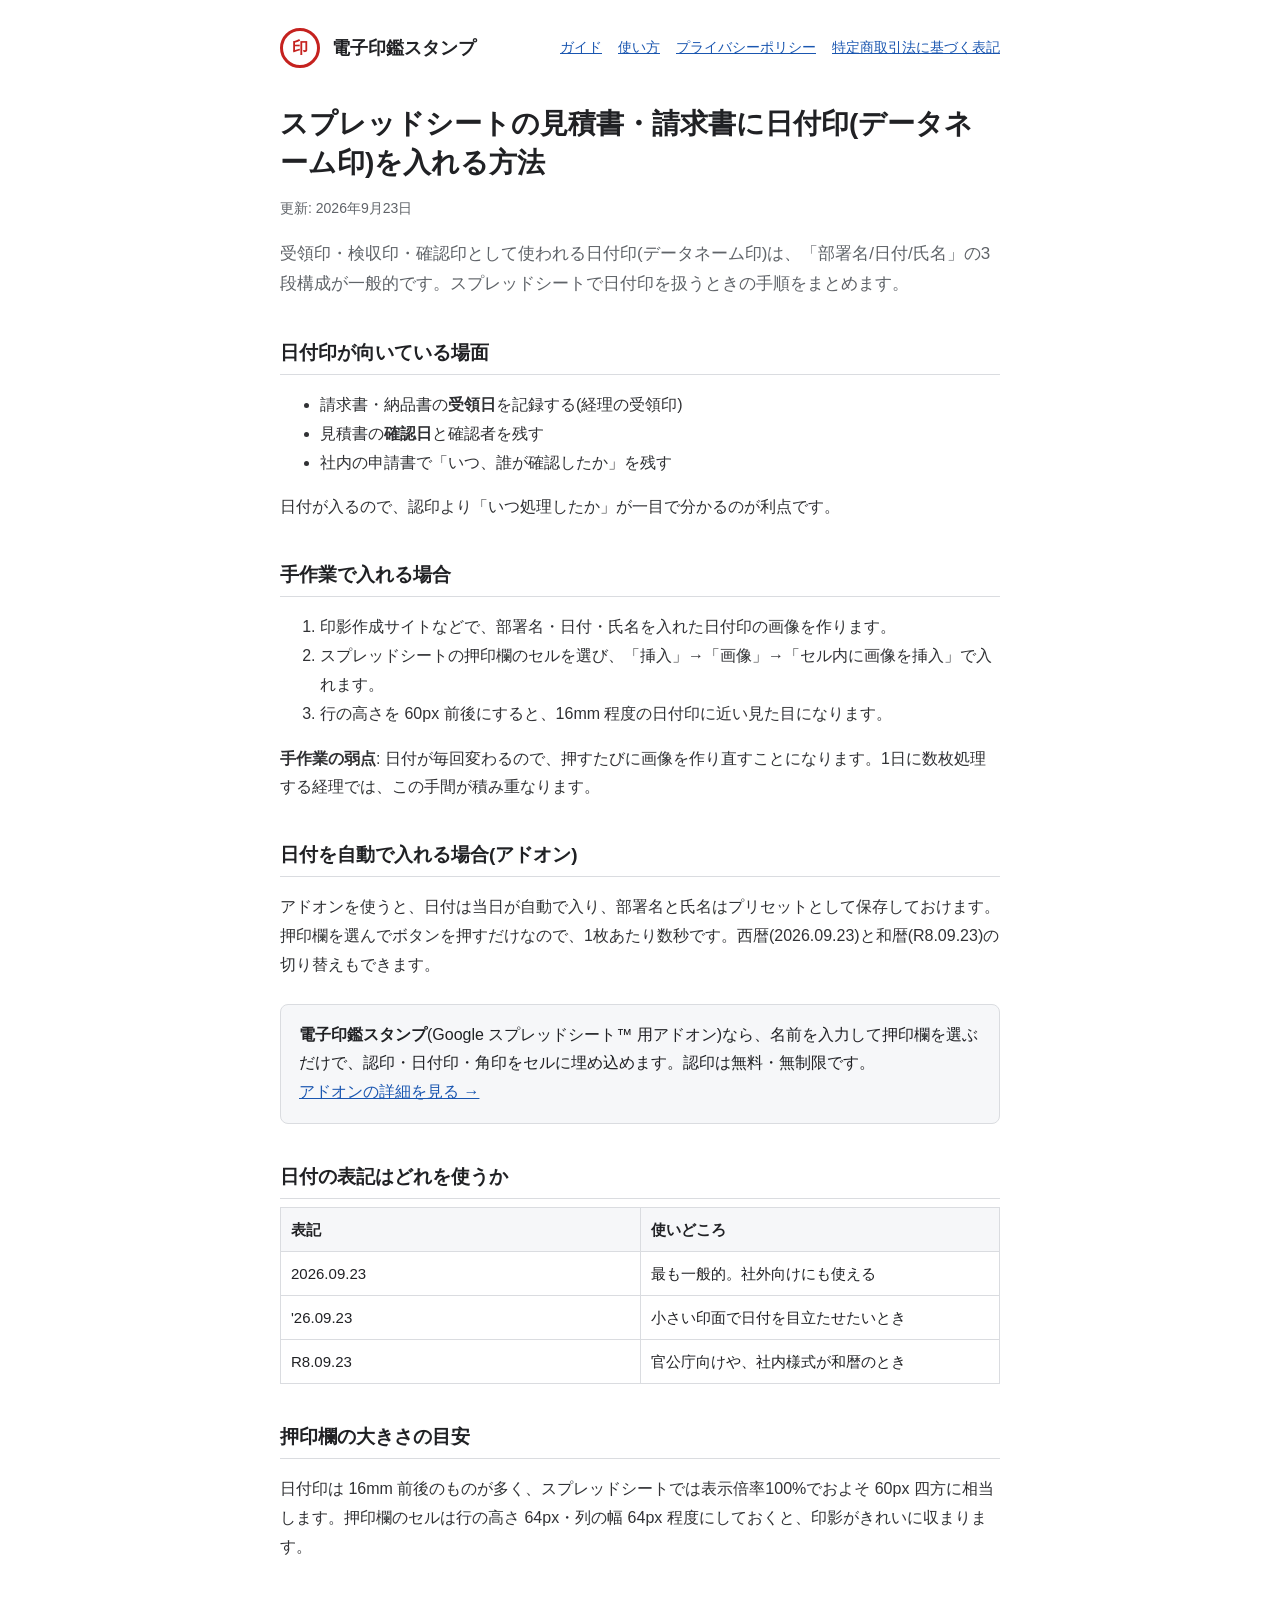
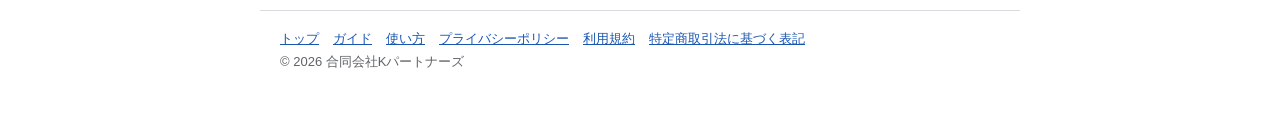
<file: guide/hizukein.html>
<!DOCTYPE html>
<html lang="ja">
<head>
<meta charset="utf-8">
<meta name="viewport" content="width=device-width, initial-scale=1">
<title>スプレッドシートの見積書・請求書に日付印(データネーム印)を入れる方法</title>
<meta name="description" content="Google スプレッドシートで作った見積書・請求書・受領書に、部署名・日付・氏名の3段の日付印(データネーム印)を入れる方法。手作業の手順と、日付を自動で入れる方法を解説。">
<link rel="canonical" href="https://koda1120.github.io/hanko-site/guide/hizukein.html">
<link rel="stylesheet" href="../style.css">
</head>
<body>
<header>
  <div class="mark">印</div>
  <a class="brand" href="../">電子印鑑スタンプ</a>
  <nav><a href="../guide/">ガイド</a><a href="../help.html">使い方</a><a href="../privacy.html">プライバシーポリシー</a><a href="../tokushoho.html">特定商取引法に基づく表記</a></nav>
</header>

<main>
  <h1>スプレッドシートの見積書・請求書に日付印(データネーム印)を入れる方法</h1>
  <p class="note">更新: 2026年9月23日</p>
  <p class="lead">受領印・検収印・確認印として使われる日付印(データネーム印)は、「部署名/日付/氏名」の3段構成が一般的です。スプレッドシートで日付印を扱うときの手順をまとめます。</p>

  <h2>日付印が向いている場面</h2>
  <ul>
    <li>請求書・納品書の<strong>受領日</strong>を記録する(経理の受領印)</li>
    <li>見積書の<strong>確認日</strong>と確認者を残す</li>
    <li>社内の申請書で「いつ、誰が確認したか」を残す</li>
  </ul>
  <p>日付が入るので、認印より「いつ処理したか」が一目で分かるのが利点です。</p>

  <h2>手作業で入れる場合</h2>
  <ol>
    <li>印影作成サイトなどで、部署名・日付・氏名を入れた日付印の画像を作ります。</li>
    <li>スプレッドシートの押印欄のセルを選び、「挿入」→「画像」→「セル内に画像を挿入」で入れます。</li>
    <li>行の高さを 60px 前後にすると、16mm 程度の日付印に近い見た目になります。</li>
  </ol>
  <p><strong>手作業の弱点</strong>: 日付が毎回変わるので、押すたびに画像を作り直すことになります。1日に数枚処理する経理では、この手間が積み重なります。</p>

  <h2>日付を自動で入れる場合(アドオン)</h2>
  <p>アドオンを使うと、日付は当日が自動で入り、部署名と氏名はプリセットとして保存しておけます。押印欄を選んでボタンを押すだけなので、1枚あたり数秒です。西暦(2026.09.23)と和暦(R8.09.23)の切り替えもできます。</p>
<div style="margin:24px 0;padding:16px 18px;border:1px solid #dadce0;border-radius:8px;background:#f6f7f9">
<strong>電子印鑑スタンプ</strong>(Google スプレッドシート™ 用アドオン)なら、名前を入力して押印欄を選ぶだけで、認印・日付印・角印をセルに埋め込めます。認印は無料・無制限です。<br>
<a href="../">アドオンの詳細を見る →</a>
</div>
  <h2>日付の表記はどれを使うか</h2>
  <table>
    <tr><th>表記</th><th>使いどころ</th></tr>
    <tr><td>2026.09.23</td><td>最も一般的。社外向けにも使える</td></tr>
    <tr><td>'26.09.23</td><td>小さい印面で日付を目立たせたいとき</td></tr>
    <tr><td>R8.09.23</td><td>官公庁向けや、社内様式が和暦のとき</td></tr>
  </table>

  <h2>押印欄の大きさの目安</h2>
  <p>日付印は 16mm 前後のものが多く、スプレッドシートでは表示倍率100%でおよそ 60px 四方に相当します。押印欄のセルは行の高さ 64px・列の幅 64px 程度にしておくと、印影がきれいに収まります。</p>
</main>

<footer>
  <a href="../">トップ</a><a href="../guide/">ガイド</a><a href="../help.html">使い方</a><a href="../privacy.html">プライバシーポリシー</a><a href="../terms.html">利用規約</a><a href="../tokushoho.html">特定商取引法に基づく表記</a>
  <div>© 2026 合同会社Kパートナーズ</div>
</footer>
</body>
</html>
</file>
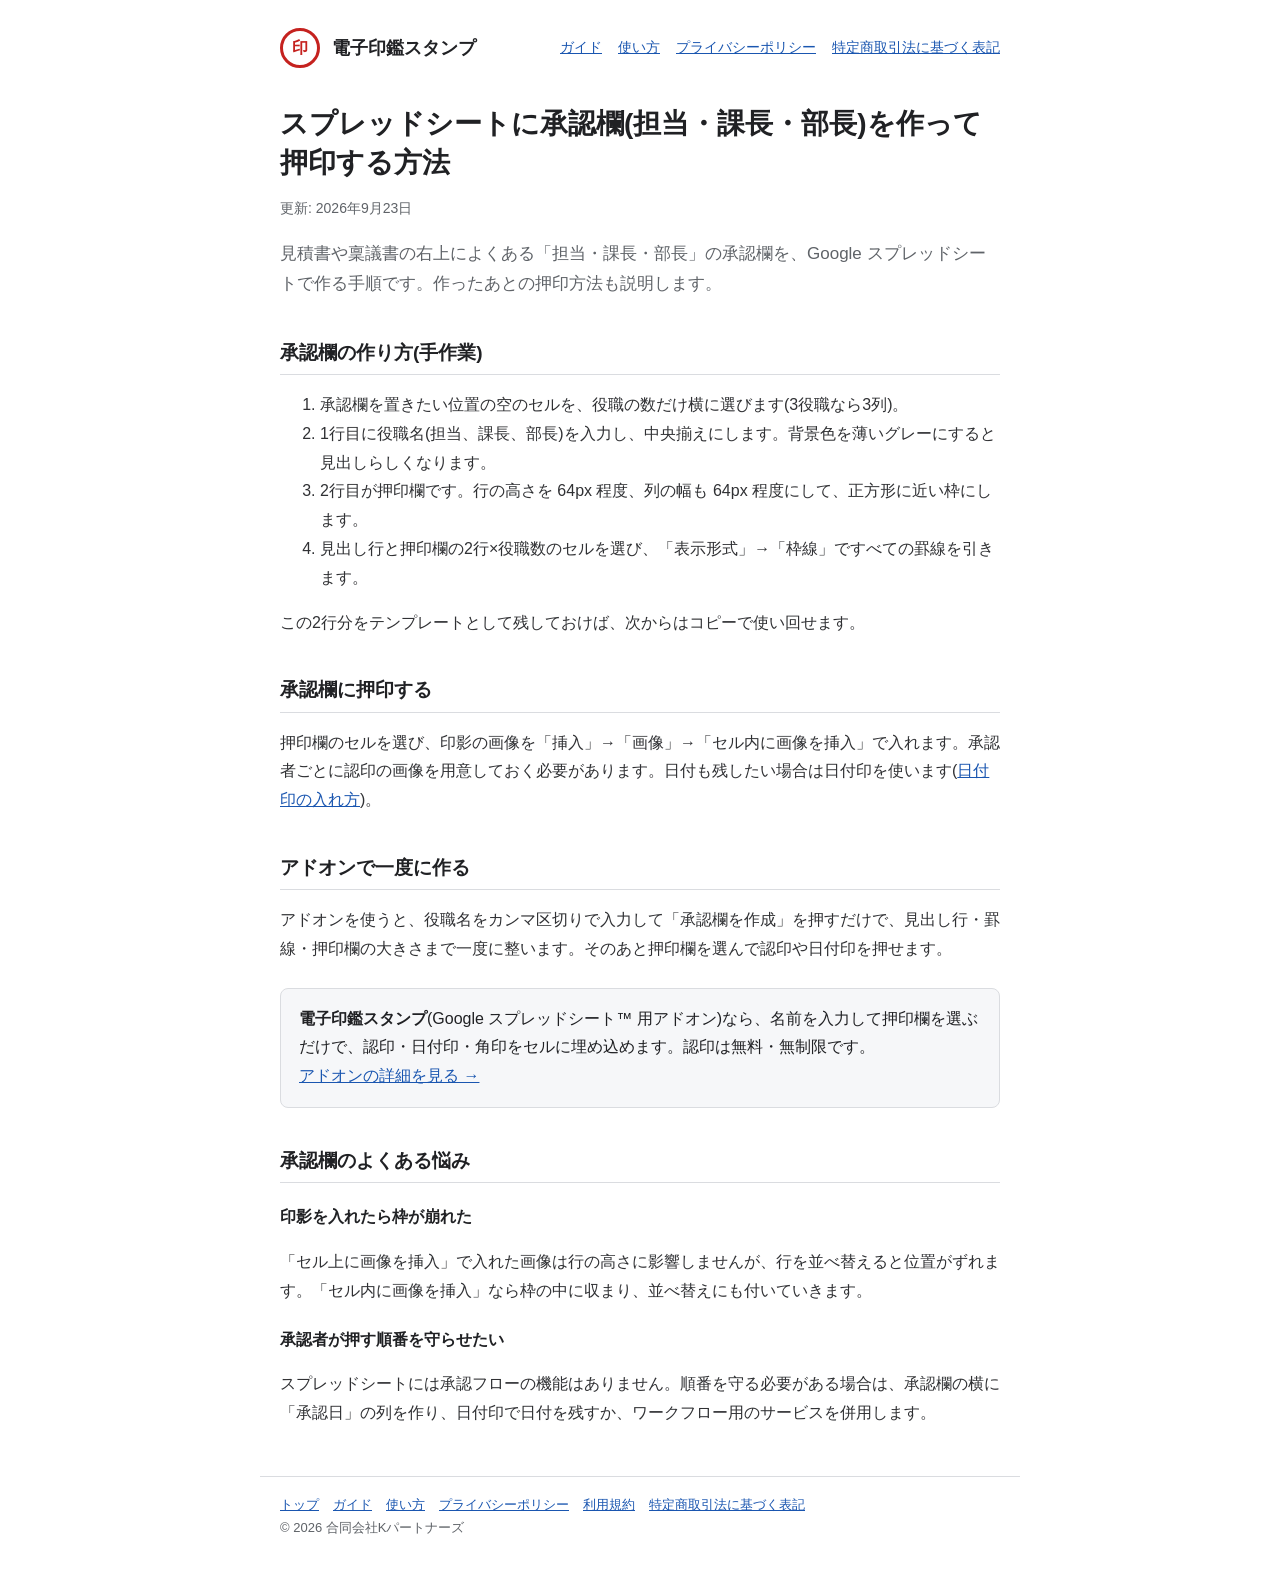
<file: guide/shoninran.html>
<!DOCTYPE html>
<html lang="ja">
<head>
<meta charset="utf-8">
<meta name="viewport" content="width=device-width, initial-scale=1">
<title>スプレッドシートに承認欄(担当・課長・部長)を作って押印する方法</title>
<meta name="description" content="Google スプレッドシートの見積書・稟議書に「担当・課長・部長」の承認欄を作る手順。罫線・列幅・行の高さの設定と、押印欄に電子印鑑を入れる方法。">
<link rel="canonical" href="https://koda1120.github.io/hanko-site/guide/shoninran.html">
<link rel="stylesheet" href="../style.css">
</head>
<body>
<header>
  <div class="mark">印</div>
  <a class="brand" href="../">電子印鑑スタンプ</a>
  <nav><a href="../guide/">ガイド</a><a href="../help.html">使い方</a><a href="../privacy.html">プライバシーポリシー</a><a href="../tokushoho.html">特定商取引法に基づく表記</a></nav>
</header>

<main>
  <h1>スプレッドシートに承認欄(担当・課長・部長)を作って押印する方法</h1>
  <p class="note">更新: 2026年9月23日</p>
  <p class="lead">見積書や稟議書の右上によくある「担当・課長・部長」の承認欄を、Google スプレッドシートで作る手順です。作ったあとの押印方法も説明します。</p>

  <h2>承認欄の作り方(手作業)</h2>
  <ol>
    <li>承認欄を置きたい位置の空のセルを、役職の数だけ横に選びます(3役職なら3列)。</li>
    <li>1行目に役職名(担当、課長、部長)を入力し、中央揃えにします。背景色を薄いグレーにすると見出しらしくなります。</li>
    <li>2行目が押印欄です。行の高さを 64px 程度、列の幅も 64px 程度にして、正方形に近い枠にします。</li>
    <li>見出し行と押印欄の2行×役職数のセルを選び、「表示形式」→「枠線」ですべての罫線を引きます。</li>
  </ol>
  <p>この2行分をテンプレートとして残しておけば、次からはコピーで使い回せます。</p>

  <h2>承認欄に押印する</h2>
  <p>押印欄のセルを選び、印影の画像を「挿入」→「画像」→「セル内に画像を挿入」で入れます。承認者ごとに認印の画像を用意しておく必要があります。日付も残したい場合は日付印を使います(<a href="hizukein.html">日付印の入れ方</a>)。</p>

  <h2>アドオンで一度に作る</h2>
  <p>アドオンを使うと、役職名をカンマ区切りで入力して「承認欄を作成」を押すだけで、見出し行・罫線・押印欄の大きさまで一度に整います。そのあと押印欄を選んで認印や日付印を押せます。</p>
<div style="margin:24px 0;padding:16px 18px;border:1px solid #dadce0;border-radius:8px;background:#f6f7f9">
<strong>電子印鑑スタンプ</strong>(Google スプレッドシート™ 用アドオン)なら、名前を入力して押印欄を選ぶだけで、認印・日付印・角印をセルに埋め込めます。認印は無料・無制限です。<br>
<a href="../">アドオンの詳細を見る →</a>
</div>
  <h2>承認欄のよくある悩み</h2>
  <h3>印影を入れたら枠が崩れた</h3>
  <p>「セル上に画像を挿入」で入れた画像は行の高さに影響しませんが、行を並べ替えると位置がずれます。「セル内に画像を挿入」なら枠の中に収まり、並べ替えにも付いていきます。</p>
  <h3>承認者が押す順番を守らせたい</h3>
  <p>スプレッドシートには承認フローの機能はありません。順番を守る必要がある場合は、承認欄の横に「承認日」の列を作り、日付印で日付を残すか、ワークフロー用のサービスを併用します。</p>
</main>

<footer>
  <a href="../">トップ</a><a href="../guide/">ガイド</a><a href="../help.html">使い方</a><a href="../privacy.html">プライバシーポリシー</a><a href="../terms.html">利用規約</a><a href="../tokushoho.html">特定商取引法に基づく表記</a>
  <div>© 2026 合同会社Kパートナーズ</div>
</footer>
</body>
</html>
</file>
<file: style.css>
:root { --ink:#202124; --sub:#5f6368; --line:#dadce0; --accent:#c5221f; --soft:#f6f7f9; }
* { box-sizing:border-box; }
body { margin:0; font:16px/1.8 "Hiragino Kaku Gothic ProN", "Yu Gothic UI", Meiryo, sans-serif; color:var(--ink); background:#fff; }
header, main, footer { max-width:760px; margin:0 auto; padding:0 20px; }
header { padding-top:28px; display:flex; align-items:center; gap:12px; flex-wrap:wrap; }
header .mark { width:40px; height:40px; border:3px solid var(--accent); border-radius:50%; color:var(--accent); display:flex; align-items:center; justify-content:center; font-weight:700; font-family:serif; }
header a.brand { font-weight:700; color:var(--ink); text-decoration:none; font-size:18px; }
nav { margin-left:auto; display:flex; gap:16px; font-size:14px; flex-wrap:wrap; }
a { color:#1a56b0; }
h1 { font-size:28px; line-height:1.4; margin:36px 0 12px; }
h2 { font-size:19px; margin:36px 0 8px; padding-bottom:4px; border-bottom:1px solid var(--line); }
h3 { font-size:16px; margin:20px 0 4px; }
p, li { color:#303134; }
.lead { font-size:17px; color:var(--sub); }
.cta { display:inline-block; margin:12px 0; padding:12px 22px; background:var(--accent); color:#fff; border-radius:8px; text-decoration:none; font-weight:700; }
table { width:100%; border-collapse:collapse; margin:8px 0 16px; font-size:15px; }
th, td { border:1px solid var(--line); padding:8px 10px; text-align:left; vertical-align:top; }
th { background:var(--soft); width:32%; font-weight:600; }
.plans th { width:auto; }
.note { font-size:14px; color:var(--sub); }
footer { margin-top:48px; padding-top:16px; padding-bottom:40px; border-top:1px solid var(--line); font-size:13px; color:var(--sub); }
footer a { margin-right:14px; }
</file>
